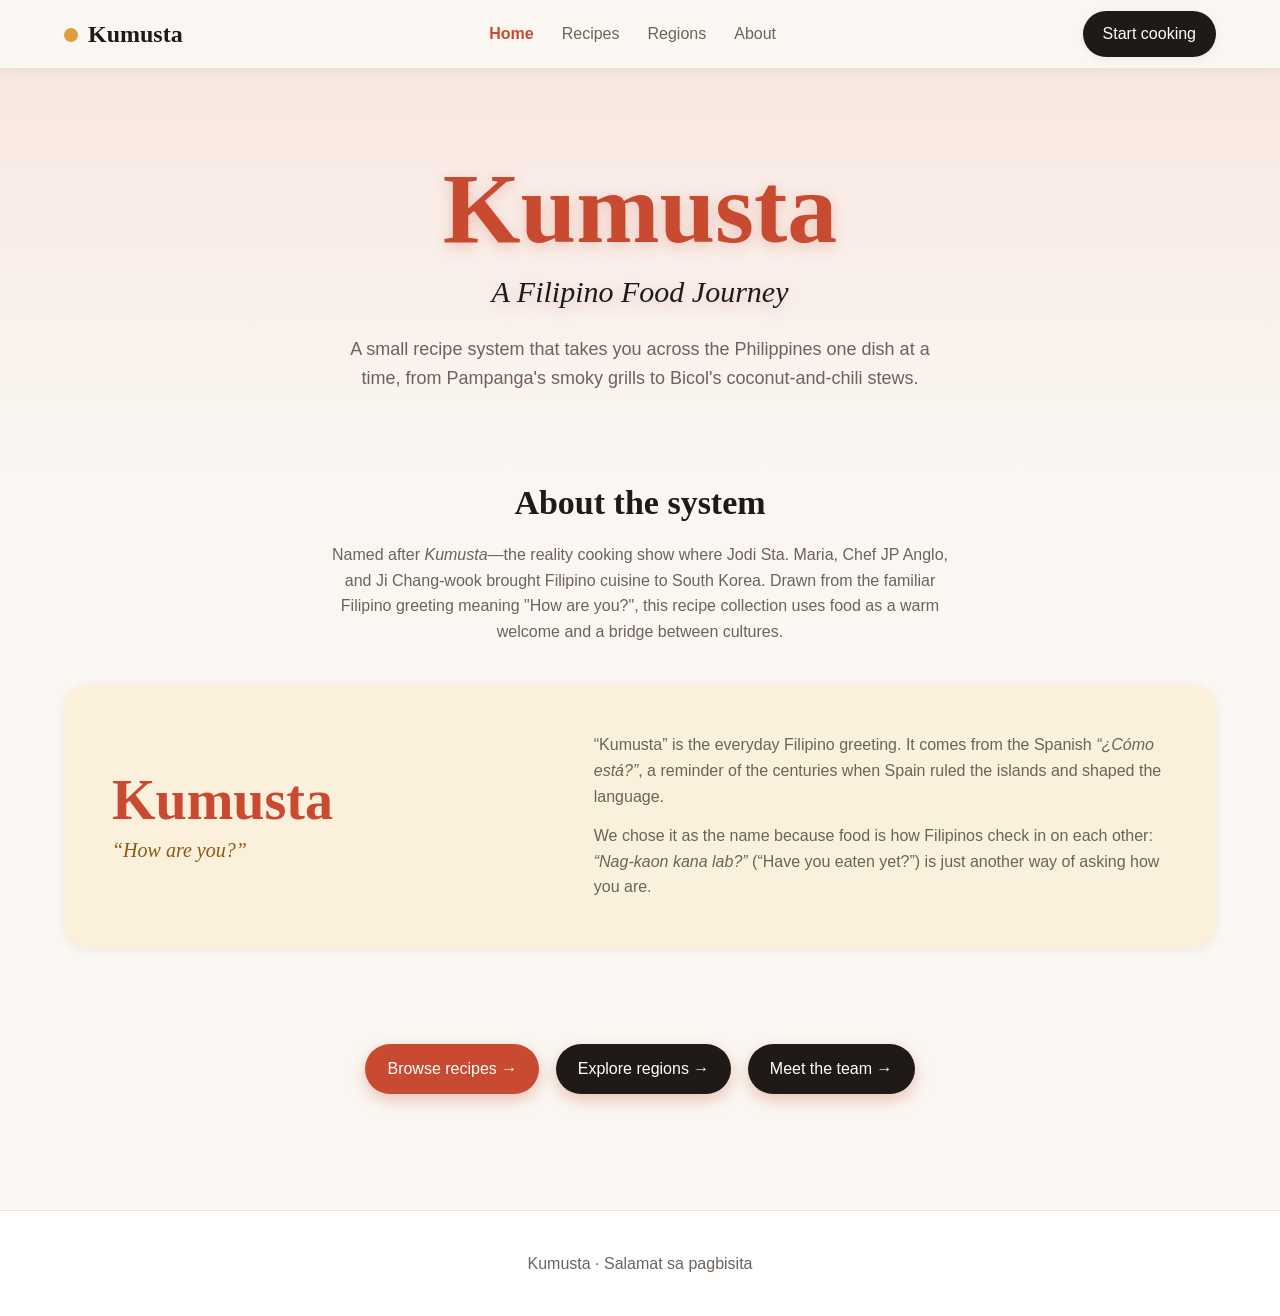
<file: cooking-inamo/index.html>
<!DOCTYPE html>
<html lang="en">
<head>
<meta charset="utf-8">
<meta name="viewport" content="width=device-width, initial-scale=1">
<title>Kumusta: A Filipino Food Journey</title>
<link rel="preconnect" href="https://fonts.googleapis.com">
<link rel="preconnect" href="https://fonts.gstatic.com" crossorigin>
<link href="https://fonts.googleapis.com/css2?family=Fraunces:ital,opsz,wght@0,9..144,400;0,9..144,600;0,9..144,700;0,9..144,800;1,9..144,400&family=Plus+Jakarta+Sans:wght@400;500;600;700&display=swap" rel="stylesheet">
<link rel="stylesheet" href="styles.css">
<style>
.section-title {
    font-family: Georgia, serif;
    font-size: 34px;
    text-align: center;
    margin: 0 0 12px;
}
.section-sub {
    max-width: 620px;
    margin: 0 auto 40px;
    text-align: center;
    color: var(--gray);
}

.hero .actions .btn {
    margin: 6px;
}
.hero .actions .btn.alt {
    background-color: var(--ink);
}
.hero .actions .btn.alt:hover {
    background-color: var(--red);
}

/* About the system: feature cards */
.features {
    display: grid;
    grid-template-columns: repeat(auto-fit, minmax(240px, 1fr));
    gap: 24px;
    margin-bottom: 90px;
}
.feature {
    background-color: white;
    border-radius: 16px;
    padding: 28px;
    box-shadow: var(--shadow-md);
    transition: transform 0.3s, box-shadow 0.3s;
}
.feature:hover {
    transform: translateY(-5px);
    box-shadow: var(--shadow-lg);
}
.feature .icon {
    display: grid;
    place-items: center;
    width: 48px;
    height: 48px;
    border-radius: 50%;
    background-color: var(--gold-soft);
    font-size: 22px;
    margin-bottom: 16px;
}
.feature h3 {
    font-family: Georgia, serif;
    font-size: 22px;
    margin: 0 0 8px;
}
.feature p {
    margin: 0;
    color: var(--gray);
}

/* Origin of the name */
.origin {
    display: grid;
    grid-template-columns: 1fr 1.3fr;
    gap: 40px;
    align-items: center;
    background-color: var(--gold-soft);
    border-radius: 24px;
    padding: 48px;
    margin-bottom: 90px;
    box-shadow: var(--shadow-sm);
}
.origin .word {
    font-family: Georgia, serif;
    font-size: 56px;
    font-weight: bold;
    color: var(--red);
    line-height: 1;
}
.origin .word span {
    display: block;
    margin-top: 12px;
    font-size: 20px;
    font-style: italic;
    font-weight: normal;
    color: var(--gold-text);
}
.origin p {
    margin: 0 0 14px;
    color: var(--gray);
}
.origin p:last-child {
    margin-bottom: 0;
}
.cta {
    text-align: center;
    padding-bottom: 110px;
}
.cta .btn {
    margin: 6px;
}
.cta .btn.alt {
    background-color: var(--ink);
}
.cta .btn.alt:hover {
    background-color: var(--red);
}

@media (max-width: 820px) {
    .origin {
        grid-template-columns: 1fr;
        padding: 32px 24px;
    }
}
@media (max-width: 500px) {
    .section-title {
        font-size: 28px;
    }
    .origin .word {
        font-size: 44px;
    }
}
</style>
</head>
<body id="top">

<!-- NAVIGATION -->
<header class="nav">
  <div class="wrap">
    <a class="brand" href="index.html"><i></i>Kumusta</a>
    <ul>
      <li><a href="index.html" aria-current="page">Home</a></li>
      <li><a href="recipes.html#library">Recipes</a></li>
      <li><a href="regions.html">Regions</a></li>
      <li><a href="about.html">About</a></li>
    </ul>
    <a class="pill" href="recipes.html#library">Start cooking</a>
  </div>
</header>

<!-- HERO -->
<section class="hero">
  <div class="wrap">
    <h1>Kumusta<span>A Filipino Food Journey</span></h1>
    <p>A small recipe system that takes you across the Philippines one dish at a time, from Pampanga's smoky grills to Bicol's coconut-and-chili stews.</p>
  </div>
</section>

<main class="wrap">

<!-- ABOUT THE SYSTEM -->
  <section id="system">
    <h2 class="section-title">About the system</h2>
    <p class="section-sub">Named after <em>Kumusta</em>—the reality cooking show where Jodi Sta. Maria, Chef JP Anglo, and Ji Chang-wook brought Filipino cuisine to South Korea. Drawn from the familiar Filipino greeting meaning "How are you?", this recipe collection uses food as a warm welcome and a bridge between cultures.</p>

  <!-- ORIGIN OF THE NAME -->
  <section class="origin">
    <div class="word">Kumusta<span>“How are you?”</span></div>
    <div>
      <p>“Kumusta” is the everyday Filipino greeting. It comes from the Spanish <em>“¿Cómo está?”</em>, a reminder of the centuries when Spain ruled the islands and shaped the language.</p>
       <p>We chose it as the name because food is how Filipinos check in on each other: <em>“Nag-kaon kana lab?”</em> (“Have you eaten yet?”) is just another way of asking how you are.</p>
  </section>

  <!-- BUTTONS -->
  <section class="cta">
    <a class="btn" href="recipes.html#library">Browse recipes →</a>
    <a class="btn alt" href="regions.html">Explore regions →</a>
    <a class="btn alt" href="about.html">Meet the team →</a>
  </section>

</main>

<footer><div class="wrap">Kumusta · Salamat sa pagbisita</div></footer>

</body>
</html>
</file>
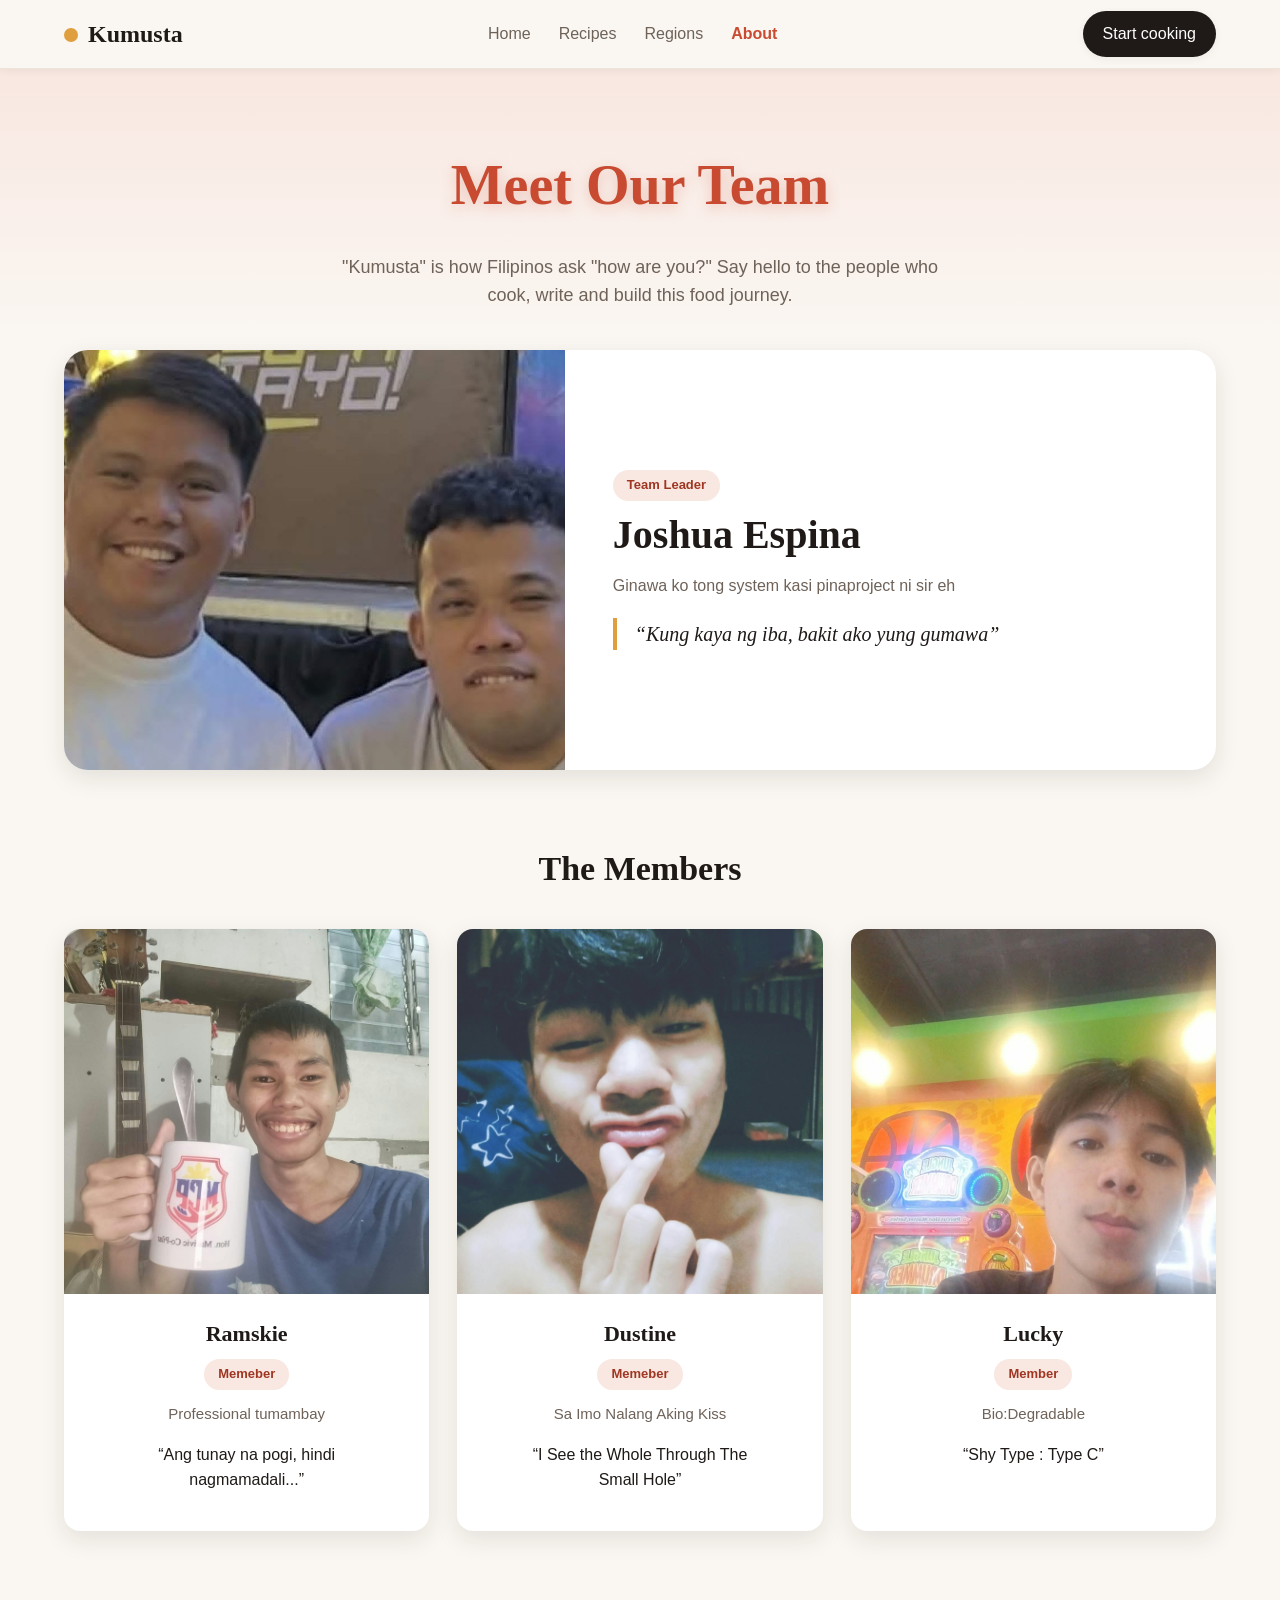
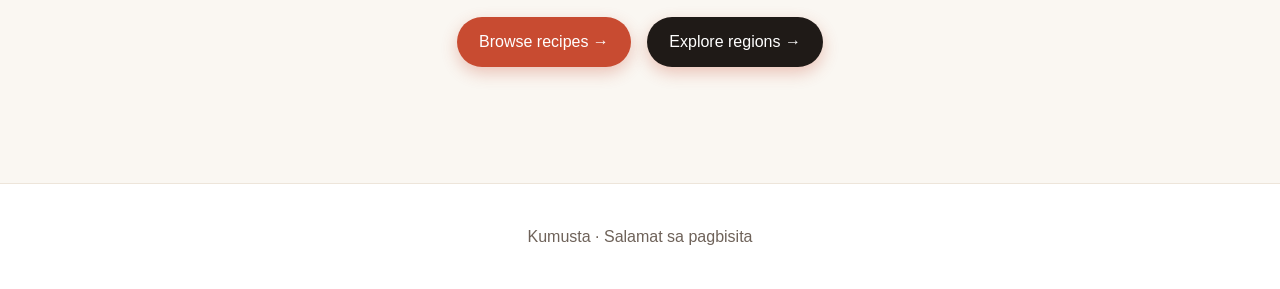
<file: cooking-inamo/about.html>
<!DOCTYPE html>
<html lang="en">
<head>
<meta charset="utf-8">
<meta name="viewport" content="width=device-width, initial-scale=1">
<title>Meet Our Team — Kumusta: A Filipino Food Journey</title>
<link rel="preconnect" href="https://fonts.googleapis.com">
<link rel="preconnect" href="https://fonts.gstatic.com" crossorigin>
<link href="https://fonts.googleapis.com/css2?family=Fraunces:ital,opsz,wght@0,9..144,400;0,9..144,600;0,9..144,700;0,9..144,800;1,9..144,400&family=Plus+Jakarta+Sans:wght@400;500;600;700&display=swap" rel="stylesheet">
<link rel="stylesheet" href="styles.css">
<style>
.page-hero {
    padding: 72px 0 40px;
    text-align: center;
}
.page-hero h1 {
    font-family: Georgia, serif;
    font-weight: 800;
    font-size: 56px;
    margin: 0;
    color: var(--red);
}
.page-hero p {
    max-width: 600px;
    margin: 22px auto 0;
    color: var(--gray);
    font-size: 18px;
}
.section-title {
    font-family: Georgia, serif;
    font-size: 34px;
    text-align: center;
    margin: 0 0 32px;
}

.leader {
    display: grid;
    grid-template-columns: 1fr 1.3fr;
    background-color: white;
    border-radius: 24px;
    overflow: hidden;
    box-shadow: var(--shadow-md);
    margin-bottom: 72px;
}

.leader .photo {
    background-color: var(--photo-bg);
    min-height: 420px;
}

.leader .photo img {
    width: 100%;
    height: 100%;
    object-fit: cover;
}

.leader .info {
    padding: 48px;
    align-self: center;
}

.leader h2 {
    font-family: Georgia, serif;
    font-size: 40px;
    line-height: 1.1;
    margin: 12px 0 16px;
}

.leader p {
    color: var(--gray);
    margin: 0 0 20px;
}

.leader blockquote {
    margin: 0;
    padding-left: 18px;
    border-left: 4px solid var(--gold);
    font-family: Georgia, serif;
    font-style: italic;
    font-size: 20px;
}

.role {
    display: inline-block;
    background-color: var(--red-soft);
    color: var(--red-dark);
    padding: 5px 14px;
    border-radius: 30px;
    font-size: 13px;
    font-weight: bold;
}

.team {
    display: grid;
    grid-template-columns: repeat(auto-fit, minmax(220px, 1fr));
    gap: 28px;
    margin-bottom: 80px;
}

.member {
    background-color: white;
    border-radius: 16px;
    overflow: hidden;
    box-shadow: var(--shadow-md);
    text-align: center;
    transition: transform 0.3s, box-shadow 0.3s;
}

.member:hover {
    transform: translateY(-5px);
    box-shadow: var(--shadow-lg);
}

.member .photo {
    width: 100%;
    aspect-ratio: 1 / 1;
    background-color: var(--photo-bg);
    overflow: hidden;
}

.member .photo img {
    width: 100%;
    height: 100%;
    object-fit: cover;               /* crop instead of stretching */
    transition: transform 0.5s;
}

.member:hover .photo img {
    transform: scale(1.05);          /* slow zoom on hover */
}

.member .info {
    padding: 22px;
}

.member h3 {
    font-family: Georgia, serif;
    font-size: 22px;
    margin: 0 0 8px;
}

.member p {
    color: var(--gray);
    font-size: 15px;
    margin: 12px 0 14px;
}

/* "Favorite dish" label at the bottom of each card */
.fav {
    display: inline-block;
    background-color: var(--gold-soft);
    color: var(--gold-text);
    padding: 6px 14px;
    border-radius: 30px;
    font-size: 13px;
}

.stats {
    display: grid;
    grid-template-columns: repeat(3, 1fr);
    background-color: white;
    border-radius: 16px;
    overflow: hidden;
    margin-bottom: 80px;
    text-align: center;
}

.stats div {
    padding: 28px 16px;
    border-right: 1px solid var(--line);
}

.stats div:last-child {
    border-right: none;
}

.stats b {
    display: block;
    font-family: Georgia, serif;
    font-size: 42px;
    color: var(--red);
}

.stats span {
    color: var(--gray);
}

.values {
    display: grid;
    grid-template-columns: repeat(auto-fit, minmax(260px, 1fr));
    gap: 28px;
    margin-bottom: 80px;
}

.value {
    background-color: var(--gold-soft);
    border-radius: 16px;
    padding: 28px;
}

.value h3 {
    font-family: Georgia, serif;
    font-size: 22px;
    margin: 0 0 8px;
    color: var(--gold-text);
}

.value p {
    margin: 0;
    color: var(--gray);
}

.glossary {
    display: grid;
    grid-template-columns: repeat(auto-fit, minmax(220px, 1fr));
    gap: 16px;
    margin: 0 0 80px;
}

.glossary div {
    background-color: white;
    border-radius: 12px;
    padding: 18px 20px;
    border: 1px solid var(--line);
}

.glossary dt {
    font-family: Georgia, serif;
    font-weight: bold;
    font-size: 18px;
    color: var(--red-dark);
}

.glossary dd {
    margin: 4px 0 0;
    color: var(--gray);
    font-size: 14px;
}

.cta {
    text-align: center;
    padding-bottom: 110px;
}

.cta .btn {
    margin: 6px;
}

.cta .btn.alt {
    background-color: var(--ink);
}

.cta .btn.alt:hover {
    background-color: var(--red);
}

@media (max-width: 820px) {

    .leader {
        grid-template-columns: 1fr; 
    }

    .leader .photo {
        min-height: 320px;
    }

    .leader .info {
        padding: 32px 24px;
    }
}

/* Phones */
@media (max-width: 500px) {

    .page-hero h1 {
        font-size: 40px;
    }

    .stats b {
        font-size: 30px;
    }
}
</style>
</head>
<body id="top">

<!-- NAVIGATION -->
<header class="nav">
  <div class="wrap">
    <a class="brand" href="index.html"><i></i>Kumusta</a>
    <ul>
      <li><a href="index.html">Home</a></li>
      <li><a href="recipes.html#library">Recipes</a></li>
      <li><a href="regions.html">Regions</a></li>
      <li><a href="about.html" aria-current="page">About</a></li>
    </ul>
    <a class="pill" href="recipes.html#library">Start cooking</a>
  </div>
</header>

<!-- PAGE TITLE -->
<section class="page-hero">
  <div class="wrap">
    <h1>Meet Our Team</h1>
    <p>"Kumusta" is how Filipinos ask "how are you?" Say hello to the people who cook, write and build this food journey.</p>
  </div>
</section>

<main class="wrap">
  <section class="leader">
    <div class="photo">
      <img src="assets/team/profile.jpg" alt="Photo of Joshua Espina, our team leader">
    </div>
    <div class="info">
      <span class="role">Team Leader</span>
      <h2>Joshua Espina</h2>
      <p>Ginawa ko tong system kasi pinaproject ni sir eh </p>
      <blockquote>“Kung kaya ng iba, bakit ako yung gumawa”</blockquote>
    </div>
  </section>

  <h2 class="section-title">The Members</h2>
  <section class="team">

    <article class="member">
      <div class="photo">
        <img src="assets/team/Ramskie.jpg" alt="Photo of Ramskie">
      </div>
      <div class="info">
        <h3>Ramskie</h3>
        <span class="role">Memeber</span>
        <p><bold>Professional tumambay</bold></p>
        <blockquote>“Ang tunay na pogi, hindi nagmamadali...”</blockquote>
      </div>
    </article>

    <article class="member">
      <div class="photo">
        <img src="assets/team/dustine.jpg" alt="Photo of Dustine">
      </div>
      <div class="info">
        <h3>Dustine</h3>
        <span class="role">Memeber</span>
        <p>Sa Imo Nalang Aking Kiss</p>
        <blockquote>“I See the Whole Through The Small Hole”</blockquote>
      </div>
    </article>

    <article class="member">
      <div class="photo">
        <img src="assets/team/lucky.jpg" alt="Photo of Lucky">
      </div>
      <div class="info">
        <h3>Lucky</h3>
        <span class="role">Member</span>
        <p>Bio:Degradable</p>
        <blockquote>“Shy Type : Type C”</blockquote>
      </div>
    </article>
  </section>

  <!-- BUTTONS -->
  <section class="cta">
    <a class="btn" href="recipes.html#library">Browse recipes →</a>
    <a class="btn alt" href="regions.html">Explore regions →</a>
  </section>

</main>

<footer><div class="wrap">Kumusta · Salamat sa pagbisita</div></footer>

</body>
</html>
</file>
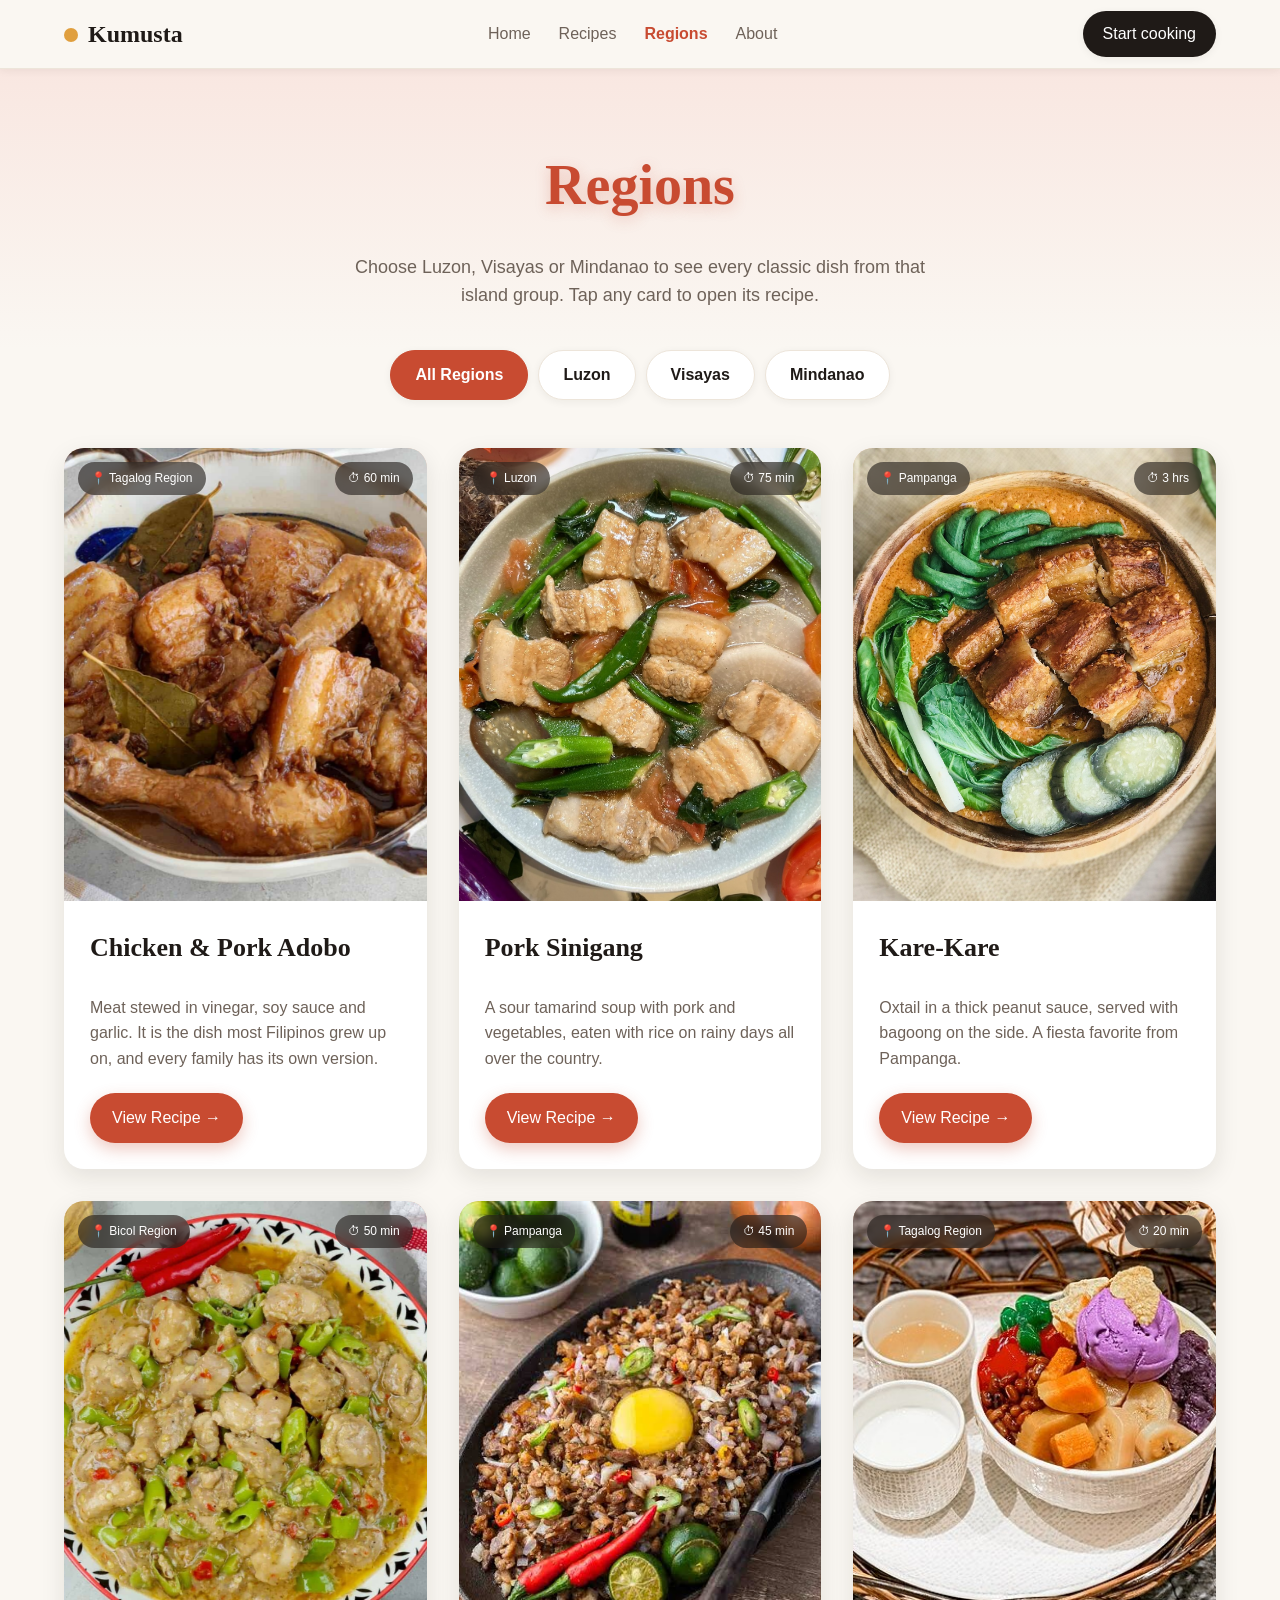
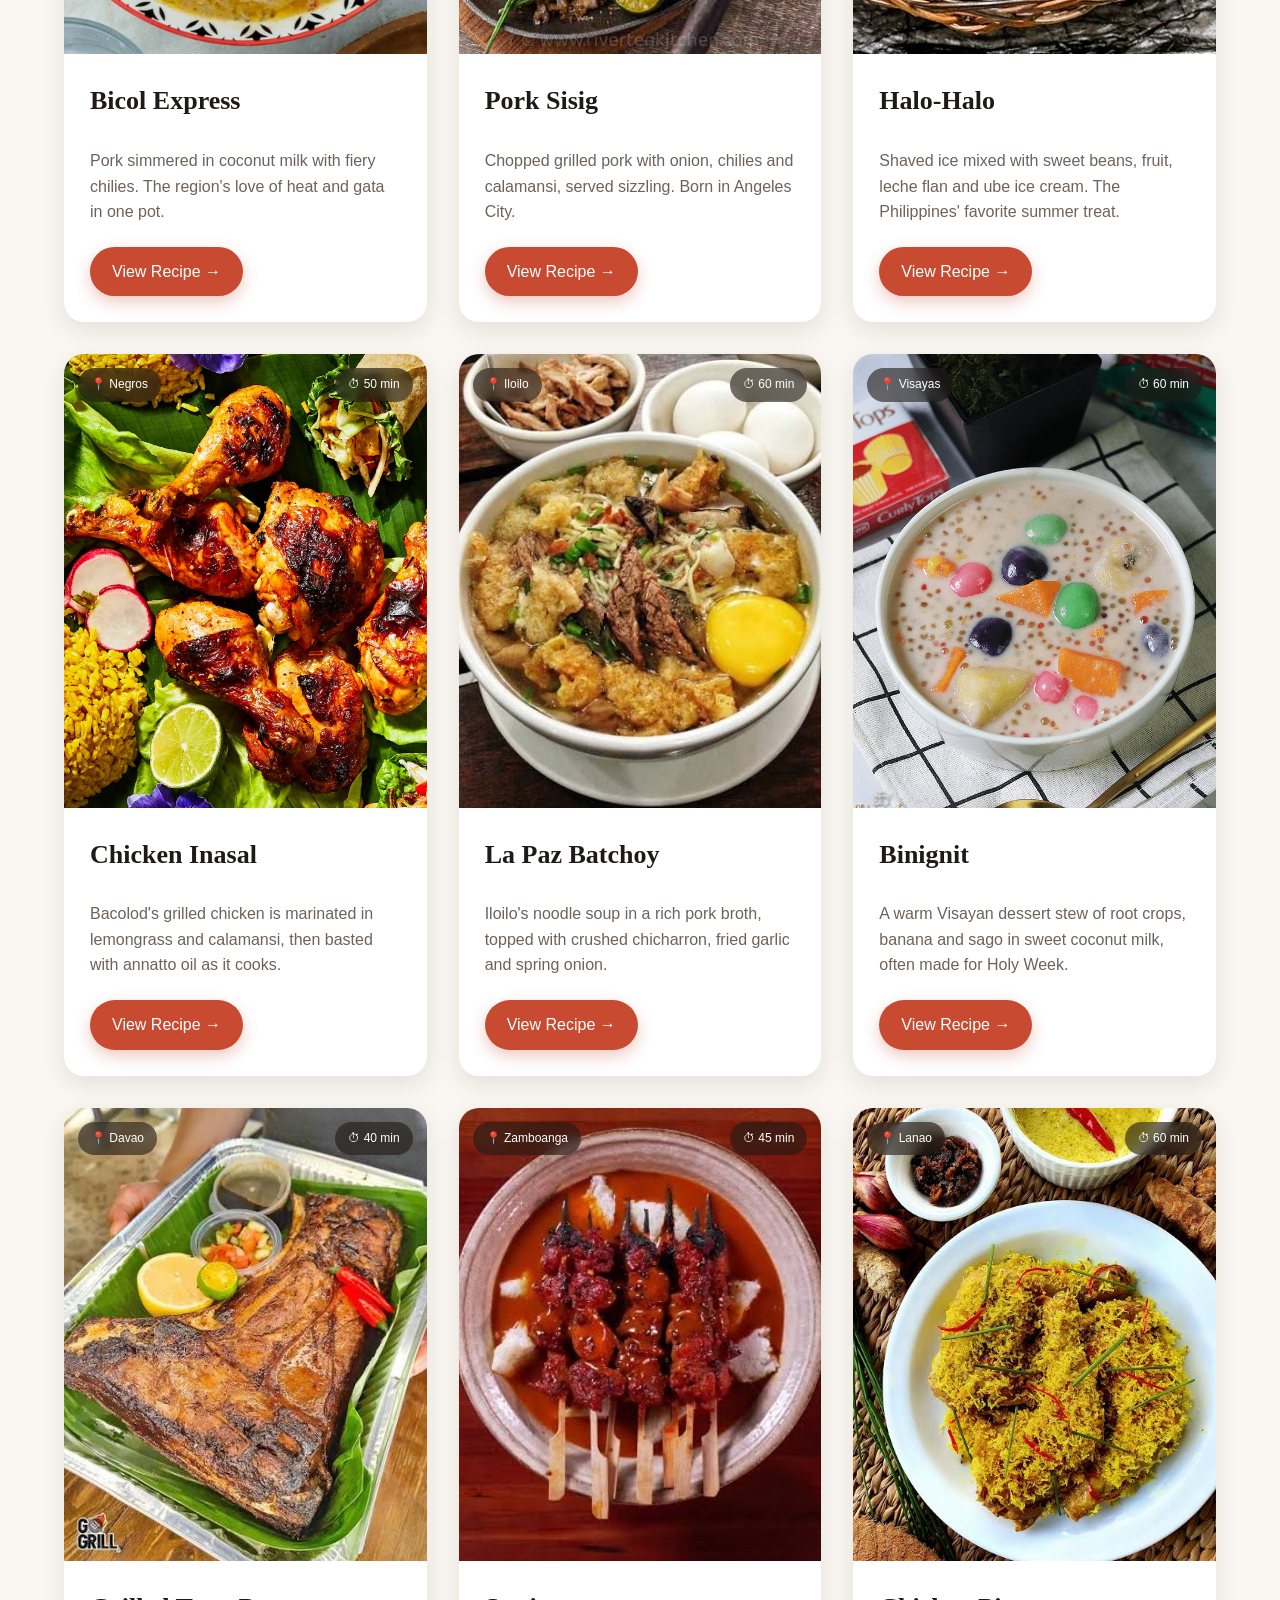
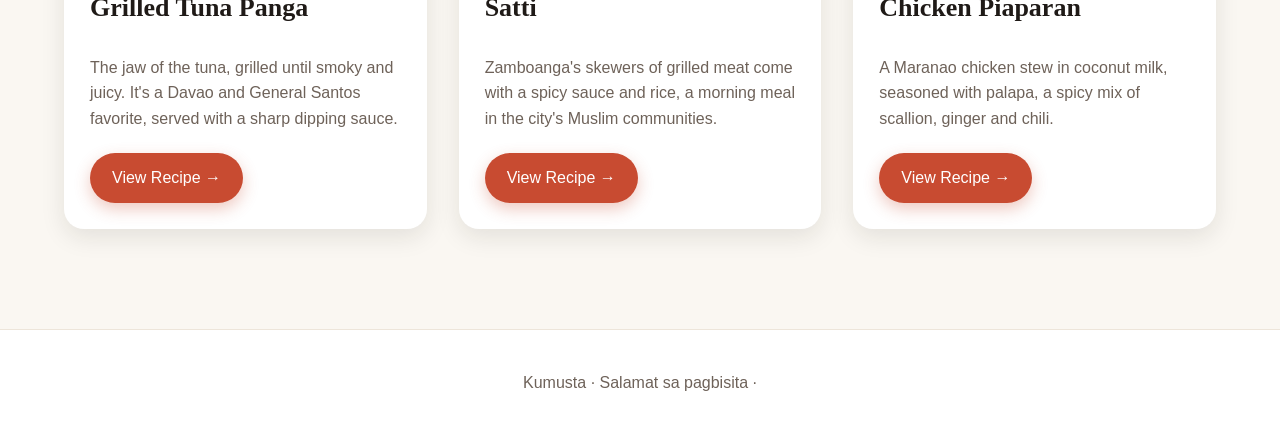
<file: cooking-inamo/regions.html>
<!DOCTYPE html>
<html lang="en">
<head>
<meta charset="utf-8">
<meta name="viewport" content="width=device-width, initial-scale=1">
<title>Regions — Kumusta: A Filipino Food Journey</title>
<link rel="preconnect" href="https://fonts.googleapis.com">
<link rel="preconnect" href="https://fonts.gstatic.com" crossorigin>
<link href="https://fonts.googleapis.com/css2?family=Fraunces:ital,opsz,wght@0,9..144,400;0,9..144,600;0,9..144,700;0,9..144,800;1,9..144,400&family=Plus+Jakarta+Sans:wght@400;500;600;700&display=swap" rel="stylesheet">
<link rel="stylesheet" href="styles.css">
<style>
.page-hero {
    padding: 72px 0 40px;
    text-align: center;
}

.page-hero h1 {
    font-family: Georgia, serif;
    font-weight: 800;
    font-size: 56px;
    margin: 0;
    color: var(--red);
}

.page-hero p {
    max-width: 600px;
    margin: 22px auto 0;
    color: var(--gray);
    font-size: 18px;
}
#g-all:checked      ~ .filters label[for="g-all"],
#g-luzon:checked    ~ .filters label[for="g-luzon"],
#g-visayas:checked  ~ .filters label[for="g-visayas"],
#g-mindanao:checked ~ .filters label[for="g-mindanao"] {
    background-color: var(--red);
    border-color: var(--red);
    color: white;
}

#g-luzon:checked    ~ .grid .card:not([data-group="luzon"]),
#g-visayas:checked  ~ .grid .card:not([data-group="visayas"]),
#g-mindanao:checked ~ .grid .card:not([data-group="mindanao"]) {
    display: none;
}

.card {
    scroll-margin-top: 100px;
}
</style>
</head>
<body id="top">

<header class="nav">
  <div class="wrap">
    <a class="brand" href="index.html"><i></i>Kumusta</a>
    <ul>
      <li><a href="index.html">Home</a></li>
      <li><a href="recipes.html#library">Recipes</a></li>
      <li><a href="regions.html" aria-current="page">Regions</a></li>
      <li><a href="about.html">About</a></li>
    </ul>
    <a class="pill" href="recipes.html#library">Start cooking</a>
  </div>
</header>

<section class="page-hero">
  <div class="wrap">
    <h1>Regions</h1>
    <p>Choose Luzon, Visayas or Mindanao to see every classic dish from that island group. Tap any card to open its recipe.</p>
  </div>
</section>

<!-- Radio buttons for filtering -->
<main id="dishes" class="wrap">
  <input class="visually-hidden" type="radio" name="group" id="g-all" checked>
  <input class="visually-hidden" type="radio" name="group" id="g-luzon">
  <input class="visually-hidden" type="radio" name="group" id="g-visayas">
  <input class="visually-hidden" type="radio" name="group" id="g-mindanao">

  <nav class="filters" aria-label="Filter dishes by island group">
    <label for="g-all">All Regions</label>
    <label for="g-luzon">Luzon</label>
    <label for="g-visayas">Visayas</label>
    <label for="g-mindanao">Mindanao</label>
  </nav>

  <section class="grid">
    <article class="card" id="card-adobo" data-group="luzon">
      <a class="card-link" href="#adobo">
        <div class="thumb">
          <img src="assets/adobo.jpg" alt="Chicken and pork adobo over rice">
          <div class="badges">
            <span class="glass">📍 Tagalog Region</span>
            <span class="glass">⏱ 60 min</span>
          </div>
        </div>
        <div class="body">
          <h2>Chicken &amp; Pork Adobo</h2>
          <p>Meat stewed in vinegar, soy sauce and garlic. It is the dish most Filipinos grew up on, and every family has its own version.</p>
          <span class="btn">View Recipe →</span>
        </div>
      </a>
    </article>

    <article class="card" id="card-sinigang" data-group="luzon">
      <a class="card-link" href="#sinigang">
        <div class="thumb">
          <img src="assets/sinigang.jpg" alt="Pork sinigang na baboy soup">
          <div class="badges">
            <span class="glass">📍 Luzon</span>
            <span class="glass">⏱ 75 min</span>
          </div>
        </div>
        <div class="body">
          <h2>Pork Sinigang</h2>
          <p>A sour tamarind soup with pork and vegetables, eaten with rice on rainy days all over the country.</p>
          <span class="btn">View Recipe →</span>
        </div>
      </a>
    </article>

    <article class="card" id="card-karekare" data-group="luzon">
      <a class="card-link" href="#karekare">
        <div class="thumb">
          <img src="assets/kare-kare.jpg" alt="Kare-Kare">
          <div class="badges">
            <span class="glass">📍 Pampanga</span>
            <span class="glass">⏱ 3 hrs</span>
          </div>
        </div>
        <div class="body">
          <h2>Kare-Kare</h2>
          <p>Oxtail in a thick peanut sauce, served with bagoong on the side. A fiesta favorite from Pampanga.</p>
          <span class="btn">View Recipe →</span>
        </div>
      </a>
    </article>

    <article class="card" id="card-bicol" data-group="luzon">
      <a class="card-link" href="#bicol">
        <div class="thumb">
          <img src="assets/bicol-express.jpg" alt="Bicol Express">
          <div class="badges">
            <span class="glass">📍 Bicol Region</span>
            <span class="glass">⏱ 50 min</span>
          </div>
        </div>
        <div class="body">
          <h2>Bicol Express</h2>
          <p>Pork simmered in coconut milk with fiery chilies. The region's love of heat and gata in one pot.</p>
          <span class="btn">View Recipe →</span>
        </div>
      </a>
    </article>

    <article class="card" id="card-sisig" data-group="luzon">
      <a class="card-link" href="#sisig">
        <div class="thumb">
          <img src="assets/pork-sisig.jpg" alt="Pork Sisig">
          <div class="badges">
            <span class="glass">📍 Pampanga</span>
            <span class="glass">⏱ 45 min</span>
          </div>
        </div>
        <div class="body">
          <h2>Pork Sisig</h2>
          <p>Chopped grilled pork with onion, chilies and calamansi, served sizzling. Born in Angeles City.</p>
          <span class="btn">View Recipe →</span>
        </div>
      </a>
    </article>

    <article class="card" id="card-halohalo" data-group="luzon">
      <a class="card-link" href="#halohalo">
        <div class="thumb">
          <img src="assets/Halo-Halo.jpg" alt="Halo-Halo">
          <div class="badges">
            <span class="glass">📍 Tagalog Region</span>
            <span class="glass">⏱ 20 min</span>
          </div>
        </div>
        <div class="body">
          <h2>Halo-Halo</h2>
          <p>Shaved ice mixed with sweet beans, fruit, leche flan and ube ice cream. The Philippines' favorite summer treat.</p>
          <span class="btn">View Recipe →</span>
        </div>
      </a>
    </article>


    <!-- VISAYAS CARDS -->
    <article class="card" id="card-inasal" data-group="visayas">
      <a class="card-link" href="#inasal">
        <div class="thumb">
          <img src="assets/inasal.jpg" alt="Chicken Inasal">
          <div class="badges">
            <span class="glass">📍 Negros</span>
            <span class="glass">⏱ 50 min</span>
          </div>
        </div>
        <div class="body">
          <h2>Chicken Inasal</h2>
          <p>Bacolod's grilled chicken is marinated in lemongrass and calamansi, then basted with annatto oil as it cooks.</p>
          <span class="btn">View Recipe →</span>
        </div>
      </a>
    </article>

    <article class="card" id="card-batchoy" data-group="visayas">
      <a class="card-link" href="#batchoy">
        <div class="thumb">
          <img src="assets/batchoy.jpg" alt="La Paz Batchoy">
          <div class="badges">
            <span class="glass">📍 Iloilo</span>
            <span class="glass">⏱ 60 min</span>
          </div>
        </div>
        <div class="body">
          <h2>La Paz Batchoy</h2>
          <p>Iloilo's noodle soup in a rich pork broth, topped with crushed chicharron, fried garlic and spring onion.</p>
          <span class="btn">View Recipe →</span>
        </div>
      </a>
    </article>

    <article class="card" id="card-binignit" data-group="visayas">
      <a class="card-link" href="#binignit">
        <div class="thumb">
          <img src="assets/binignit.png" alt="Binignit">
          <div class="badges">
            <span class="glass">📍 Visayas</span>
            <span class="glass">⏱ 60 min</span>
          </div>
        </div>
        <div class="body">
          <h2>Binignit</h2>
          <p>A warm Visayan dessert stew of root crops, banana and sago in sweet coconut milk, often made for Holy Week.</p>
          <span class="btn">View Recipe →</span>
        </div>
      </a>
    </article>


    <!-- MINDANAO CARDS -->
    <article class="card" id="card-panga" data-group="mindanao">
      <a class="card-link" href="#panga">
        <div class="thumb">
          <img src="assets/panga.jpg" alt="Grilled Tuna Panga">
          <div class="badges">
            <span class="glass">📍 Davao</span>
            <span class="glass">⏱ 40 min</span>
          </div>
        </div>
        <div class="body">
          <h2>Grilled Tuna Panga</h2>
          <p>The jaw of the tuna, grilled until smoky and juicy. It's a Davao and General Santos favorite, served with a sharp dipping sauce.</p>
          <span class="btn">View Recipe →</span>
        </div>
      </a>
    </article>

    <article class="card" id="card-satti" data-group="mindanao">
      <a class="card-link" href="#satti">
        <div class="thumb">
          <img src="assets/satti.jpg" alt="Satti">
          <div class="badges">
            <span class="glass">📍 Zamboanga</span>
            <span class="glass">⏱ 45 min</span>
          </div>
        </div>
        <div class="body">
          <h2>Satti</h2>
          <p>Zamboanga's skewers of grilled meat come with a spicy sauce and rice, a morning meal in the city's Muslim communities.</p>
          <span class="btn">View Recipe →</span>
        </div>
      </a>
    </article>

    <article class="card" id="card-piaparan" data-group="mindanao">
      <a class="card-link" href="#piaparan">
        <div class="thumb">
          <img src="assets/piaparan.jpg" alt="Chicken Piaparan">
          <div class="badges">
            <span class="glass">📍 Lanao</span>
            <span class="glass">⏱ 60 min</span>
          </div>
        </div>
        <div class="body">
          <h2>Chicken Piaparan</h2>
          <p>A Maranao chicken stew in coconut milk, seasoned with palapa, a spicy mix of scallion, ginger and chili.</p>
          <span class="btn">View Recipe →</span>
        </div>
      </a>
    </article>

  </section>
</main>

<footer>
  <div class="wrap">Kumusta · Salamat sa pagbisita ·</div>
</footer>

<!-- Chicken & Pork Adobo -->
<div class="modal" id="adobo" role="dialog" aria-label="Chicken and Pork Adobo recipe">
  <a class="backdrop" href="#card-adobo" aria-label="Close recipe"></a>
  <div class="sheet">
    <a class="close" href="#card-adobo" aria-label="Close recipe">✕</a>
    <div class="banner">
      <img src="assets/adobo.jpg" alt="Chicken and pork adobo over rice">
      <span class="region">📍 Tagalog Region</span>
      <h2>Chicken &amp; Pork Adobo</h2>
    </div>
    <div class="intro">
      <p>Spanish colonizers gave this dish its name, but the technique is older: Indigenous Filipinos stewed meat in vinegar and salt to keep it fresh in the tropical heat. Every family guards its own version, from the soy-heavy to the dry and garlicky.</p>
      <div class="tags"><span>Savory</span><span>Tangy</span><span>Garlicky</span></div>
    </div>
    <div class="meta"><div><b>15 min</b><span>Prep time</span></div><div><b>45 min</b><span>Cook time</span></div><div><b>Easy</b><span>Difficulty</span></div><div><b>6 people</b><span>Servings</span></div></div>
    <div class="cols">
      <div>
        <h3>Ingredients <small>tick as you go</small></h3>
        <ul class="ing">
          <li><label><input type="checkbox"><span class="box"></span><span class="txt">500 g chicken thighs</span></label></li>
          <li><label><input type="checkbox"><span class="box"></span><span class="txt">500 g pork belly, cubed</span></label></li>
          <li><label><input type="checkbox"><span class="box"></span><span class="txt">½ cup soy sauce</span></label></li>
          <li><label><input type="checkbox"><span class="box"></span><span class="txt">½ cup cane or coconut vinegar</span></label></li>
          <li><label><input type="checkbox"><span class="box"></span><span class="txt">1 head garlic, crushed</span></label></li>
          <li><label><input type="checkbox"><span class="box"></span><span class="txt">3 bay leaves and 1 tsp whole peppercorns</span></label></li>
          <li><label><input type="checkbox"><span class="box"></span><span class="txt">1 cup water, 1 tbsp brown sugar (optional)</span></label></li>
        </ul>
      </div>
      <div>
        <h3>Method</h3>
        <ol class="steps">
          <li><strong>Marinate</strong><span>Combine meat, soy sauce and garlic. Rest for at least 30 minutes.</span></li>
          <li><strong>Sear</strong><span>Brown the pork first, then the chicken, in a heavy pot. Return all meat to the pot with the marinade.</span></li>
          <li><strong>Simmer</strong><span>Add vinegar (do not stir for 2 minutes), then water, bay leaves and peppercorns. Cover and simmer 35–40 minutes.</span></li>
          <li><strong>Reduce</strong><span>Uncover and cook until the sauce is glossy and thick. Serve over steamed rice.</span></li>
        </ol>
      </div>
    </div>
  </div>
</div>

<!-- Pork Sinigang -->
<div class="modal" id="sinigang" role="dialog" aria-label="Pork Sinigang recipe">
  <a class="backdrop" href="#card-sinigang" aria-label="Close recipe"></a>
  <div class="sheet">
    <a class="close" href="#card-sinigang" aria-label="Close recipe">✕</a>
    <div class="banner">
      <img src="assets/sinigang.jpg" alt="Pork sinigang na baboy soup">
      <span class="region">📍 Luzon, Nationwide</span>
      <h2>Pork Sinigang na Baboy</h2>
    </div>
    <div class="intro">
      <p>Sinigang comes from the Tagalog word for "stewed." Tamarind is the classic souring agent, but Filipinos also use green mango, guava, kamias or calamansi. It's a rainy-day dish and the taste many Filipinos abroad miss most.</p>
      <div class="tags"><span>Sour</span><span>Savory</span><span>Comforting</span></div>
    </div>
    <div class="meta"><div><b>15 min</b><span>Prep time</span></div><div><b>60 min</b><span>Cook time</span></div><div><b>Easy</b><span>Difficulty</span></div><div><b>5 people</b><span>Servings</span></div></div>
    <div class="cols">
      <div>
        <h3>Ingredients <small>tick as you go</small></h3>
        <ul class="ing">
          <li><label><input type="checkbox"><span class="box"></span><span class="txt">800 g pork ribs or belly</span></label></li>
          <li><label><input type="checkbox"><span class="box"></span><span class="txt">2 liters water</span></label></li>
          <li><label><input type="checkbox"><span class="box"></span><span class="txt">1 onion and 2 tomatoes, quartered</span></label></li>
          <li><label><input type="checkbox"><span class="box"></span><span class="txt">1 pack sinigang mix or 200 g fresh tamarind</span></label></li>
          <li><label><input type="checkbox"><span class="box"></span><span class="txt">1 daikon radish and 1 bunch kangkong, sliced</span></label></li>
          <li><label><input type="checkbox"><span class="box"></span><span class="txt">100 g long beans, cut into pieces</span></label></li>
          <li><label><input type="checkbox"><span class="box"></span><span class="txt">3 long green chilies and fish sauce (patis)</span></label></li>
        </ul>
      </div>
      <div>
        <h3>Method</h3>
        <ol class="steps">
          <li><strong>Boil the pork</strong><span>Simmer pork with onion and tomatoes, skimming scum, for 40 minutes until tender.</span></li>
          <li><strong>Add the sourness</strong><span>Stir in tamarind or sinigang mix. Season with patis to taste.</span></li>
          <li><strong>Add vegetables</strong><span>Cook radish and long beans for 8 minutes, then add chilies.</span></li>
          <li><strong>Finish</strong><span>Add kangkong for the last 2 minutes. Serve piping hot with rice.</span></li>
        </ol>
      </div>
    </div>
  </div>
</div>

<!-- Kare-Kare -->
<div class="modal" id="karekare" role="dialog" aria-label="Kare-Kare recipe">
  <a class="backdrop" href="#card-karekare" aria-label="Close recipe"></a>
  <div class="sheet">
    <a class="close" href="#card-karekare" aria-label="Close recipe">✕</a>
    <div class="banner">
      <img src="assets/kare-kare.jpg" alt="Kare-Kare">
      <span class="region">📍 Pampanga</span>
      <h2>Kare-Kare</h2>
    </div>
    <div class="intro">
      <p>Pampanga is the Philippines' culinary capital, and kare-kare is its showpiece for fiestas. The sauce is thickened with toasted rice and ground peanuts, tinted with annatto, and balanced by a spoonful of salty-funky bagoong.</p>
      <div class="tags"><span>Creamy</span><span>Nutty</span><span>Savory</span></div>
    </div>
    <div class="meta"><div><b>30 min</b><span>Prep time</span></div><div><b>2.5 hrs</b><span>Cook time</span></div><div><b>Medium</b><span>Difficulty</span></div><div><b>6 people</b><span>Servings</span></div></div>
    <div class="cols">
      <div>
        <h3>Ingredients <small>tick as you go</small></h3>
        <ul class="ing">
          <li><label><input type="checkbox"><span class="box"></span><span class="txt">1 kg oxtail, cut in pieces</span></label></li>
          <li><label><input type="checkbox"><span class="box"></span><span class="txt">¾ cup ground roasted peanuts or peanut butter</span></label></li>
          <li><label><input type="checkbox"><span class="box"></span><span class="txt">¼ cup toasted ground rice</span></label></li>
          <li><label><input type="checkbox"><span class="box"></span><span class="txt">2 tbsp annatto (atsuete) water</span></label></li>
          <li><label><input type="checkbox"><span class="box"></span><span class="txt">1 eggplant, 1 bunch bok choy, 150 g sitaw (long beans)</span></label></li>
          <li><label><input type="checkbox"><span class="box"></span><span class="txt">1 onion and 4 garlic cloves</span></label></li>
          <li><label><input type="checkbox"><span class="box"></span><span class="txt">Bagoong alamang (shrimp paste), to serve</span></label></li>
        </ul>
      </div>
      <div>
        <h3>Method</h3>
        <ol class="steps">
          <li><strong>Tenderize the oxtail</strong><span>Boil in 2 liters of water for 2 hours (or pressure cook 45 minutes) until fork-tender.</span></li>
          <li><strong>Build the sauce</strong><span>Sauté garlic and onion. Add annatto water, peanuts and toasted rice, then ladle in 3 cups of oxtail broth.</span></li>
          <li><strong>Combine</strong><span>Return oxtail to the pot and simmer 20 minutes until thick and glossy. Season with salt.</span></li>
          <li><strong>Add vegetables</strong><span>Blanch or briefly simmer the vegetables. Serve with rice and bagoong on the side.</span></li>
        </ol>
      </div>
    </div>
  </div>
</div>

<div class="modal" id="bicol" role="dialog" aria-label="Bicol Express recipe">
  <a class="backdrop" href="#card-bicol" aria-label="Close recipe"></a>
  <div class="sheet">
    <a class="close" href="#card-bicol" aria-label="Close recipe">✕</a>
    <div class="banner">
      <img src="assets/bicol-express.jpg" alt="Bicol Express">
      <span class="region">📍 Bicol Region</span>
      <h2>Bicol Express</h2>
    </div>
    <div class="intro">
      <p>Bicol's cuisine is built on gata (coconut milk) and fiery siling labuyo. The dish as we know it was popularized in Manila in the 1970s and named after the Bicol Express train. Real Bicolanos like it hot enough to make you sweat.</p>
      <div class="tags"><span>Spicy</span><span>Creamy</span><span>Rich</span></div>
    </div>
    <div class="meta"><div><b>15 min</b><span>Prep time</span></div><div><b>35 min</b><span>Cook time</span></div><div><b>Easy</b><span>Difficulty</span></div><div><b>4 people</b><span>Servings</span></div></div>
    <div class="cols">
      <div>
        <h3>Ingredients <small>tick as you go</small></h3>
        <ul class="ing">
          <li><label><input type="checkbox"><span class="box"></span><span class="txt">600 g pork belly, thinly sliced</span></label></li>
          <li><label><input type="checkbox"><span class="box"></span><span class="txt">2 cups coconut milk (gata)</span></label></li>
          <li><label><input type="checkbox"><span class="box"></span><span class="txt">1 tbsp bagoong alamang</span></label></li>
          <li><label><input type="checkbox"><span class="box"></span><span class="txt">1 onion, 4 garlic cloves, 1-inch ginger</span></label></li>
          <li><label><input type="checkbox"><span class="box"></span><span class="txt">6–10 siling labuyo (bird's-eye chilies), sliced</span></label></li>
          <li><label><input type="checkbox"><span class="box"></span><span class="txt">3 long green chilies (siling haba)</span></label></li>
          <li><label><input type="checkbox"><span class="box"></span><span class="txt">Salt, pepper and a splash of vinegar</span></label></li>
        </ul>
      </div>
      <div>
        <h3>Method</h3>
        <ol class="steps">
          <li><strong>Render the pork</strong><span>Cook pork belly in a dry pan until the fat renders and edges brown.</span></li>
          <li><strong>Sauté aromatics</strong><span>Add garlic, onion, ginger and bagoong. Stir 2 minutes until fragrant.</span></li>
          <li><strong>Simmer in gata</strong><span>Pour in coconut milk and bird's-eye chilies. Simmer gently 20–25 minutes until the oil separates.</span></li>
          <li><strong>Finish</strong><span>Add long chilies and cook 5 more minutes. Serve with plenty of steamed rice.</span></li>
        </ol>
      </div>
    </div>
  </div>
</div>

<div class="modal" id="sisig" role="dialog" aria-label="Pork Sisig recipe">
  <a class="backdrop" href="#card-sisig" aria-label="Close recipe"></a>
  <div class="sheet">
    <a class="close" href="#card-sisig" aria-label="Close recipe">✕</a>
    <div class="banner">
      <img src="assets/pork-sisig.jpg" alt="Pork Sisig">
      <span class="region">📍 Pampanga</span>
      <h2>Pork Sisig</h2>
    </div>
    <div class="intro">
      <p>"Sisig" first meant a sour salad of unripe fruit. In the 1970s, Lucing Cunanan of Angeles City chopped and grilled leftover pig's head and ears into a sizzling plate. Today it arrives on a hot platter, topped with a raw egg, to go with cold beer.</p>
      <div class="tags"><span>Savory</span><span>Tangy</span><span>Crispy</span><span>Spicy</span></div>
    </div>
    <div class="meta"><div><b>20 min</b><span>Prep time</span></div><div><b>25 min</b><span>Cook time</span></div><div><b>Medium</b><span>Difficulty</span></div><div><b>4 people</b><span>Servings</span></div></div>
    <div class="cols">
      <div>
        <h3>Ingredients <small>tick as you go</small></h3>
        <ul class="ing">
          <li><label><input type="checkbox"><span class="box"></span><span class="txt">600 g pork belly or pork shoulder</span></label></li>
          <li><label><input type="checkbox"><span class="box"></span><span class="txt">1 red onion, finely chopped</span></label></li>
          <li><label><input type="checkbox"><span class="box"></span><span class="txt">3 tbsp calamansi juice (or lemon)</span></label></li>
          <li><label><input type="checkbox"><span class="box"></span><span class="txt">2 tbsp soy sauce and 1 tbsp mayonnaise</span></label></li>
          <li><label><input type="checkbox"><span class="box"></span><span class="txt">3 siling labuyo, minced</span></label></li>
          <li><label><input type="checkbox"><span class="box"></span><span class="txt">2 tbsp chicken liver spread (optional)</span></label></li>
          <li><label><input type="checkbox"><span class="box"></span><span class="txt">4 eggs, to top the sizzling plates</span></label></li>
        </ul>
      </div>
      <div>
        <h3>Method</h3>
        <ol class="steps">
          <li><strong>Boil the pork</strong><span>Simmer pork with salt and peppercorns for 40 minutes until tender, then drain.</span></li>
          <li><strong>Grill or fry</strong><span>Sear or grill the pork until deeply charred and crisp at the edges.</span></li>
          <li><strong>Chop and mix</strong><span>Chop finely and toss with onion, chilies, soy sauce, calamansi, mayonnaise and liver spread.</span></li>
          <li><strong>Sizzle</strong><span>Heat a cast-iron plate until smoking. Tip sisig on top and crack an egg over it. Serve at once.</span></li>
        </ol>
      </div>
    </div>
  </div>
</div>

<div class="modal" id="halohalo" role="dialog" aria-label="Halo-Halo recipe">
  <a class="backdrop" href="#card-halohalo" aria-label="Close recipe"></a>
  <div class="sheet">
    <a class="close" href="#card-halohalo" aria-label="Close recipe">✕</a>
    <div class="banner">
      <img src="assets/Halo-Halo.jpg" alt="Halo-Halo">
      <span class="region">📍 Tagalog Region</span>
      <h2>Halo-Halo</h2>
    </div>
    <div class="intro">
      <p>Japanese immigrants sold iced sweet beans in pre-war Manila. Filipinos added ube, leche flan, jackfruit and evaporated milk, and halo-halo ("mix-mix") was born. Stir everything together before your first bite.</p>
      <div class="tags"><span>Sweet</span><span>Creamy</span><span>Icy</span></div>
    </div>
    <div class="meta"><div><b>20 min</b><span>Prep time</span></div><div><b>0 min</b><span>Cook time</span></div><div><b>Easy</b><span>Difficulty</span></div><div><b>2 glasses</b><span>Servings</span></div></div>
    <div class="cols">
      <div>
        <h3>Ingredients <small>tick as you go</small></h3>
        <ul class="ing">
          <li><label><input type="checkbox"><span class="box"></span><span class="txt">3 cups finely shaved ice</span></label></li>
          <li><label><input type="checkbox"><span class="box"></span><span class="txt">½ cup evaporated milk</span></label></li>
          <li><label><input type="checkbox"><span class="box"></span><span class="txt">¼ cup sweetened red beans and saging na saba (sweet banana)</span></label></li>
          <li><label><input type="checkbox"><span class="box"></span><span class="txt">2 tbsp nata de coco and kaong (sugar palm fruit)</span></label></li>
          <li><label><input type="checkbox"><span class="box"></span><span class="txt">2 tbsp macapuno (sweet coconut strings)</span></label></li>
          <li><label><input type="checkbox"><span class="box"></span><span class="txt">4 slices leche flan</span></label></li>
          <li><label><input type="checkbox"><span class="box"></span><span class="txt">2 scoops ube ice cream and pinipig (toasted rice flakes)</span></label></li>
        </ul>
      </div>
      <div>
        <h3>Method</h3>
        <ol class="steps">
          <li><strong>Layer the sweets</strong><span>Divide beans, banana, nata, kaong and macapuno between two tall glasses.</span></li>
          <li><strong>Add the ice</strong><span>Pile shaved ice high, almost to the rim.</span></li>
          <li><strong>Pour the milk</strong><span>Drizzle evaporated milk slowly so it seeps through the ice.</span></li>
          <li><strong>Crown and serve</strong><span>Top with leche flan, ube ice cream and pinipig. Mix well, then eat right away.</span></li>
        </ol>
      </div>
    </div>
  </div>
</div>

<div class="modal" id="inasal" role="dialog" aria-label="Chicken Inasal recipe">
  <a class="backdrop" href="#card-inasal" aria-label="Close recipe"></a>
  <div class="sheet">
    <a class="close" href="#card-inasal" aria-label="Close recipe">✕</a>
    <div class="banner">
      <img src="assets/inasal.jpg" alt="Chicken Inasal">
      <span class="region">📍 Negros, Visayas</span>
      <h2>Chicken Inasal</h2>
    </div>
    <div class="intro">
      <p>Bacolod's famous grilled chicken. Lemongrass, calamansi and ginger flavor the meat, and a basting oil tinted with annatto gives it its golden color. It's eaten with rice and a vinegar dipping sauce.</p>
      <div class="tags"><span>Smoky</span><span>Tangy</span><span>Savory</span></div>
    </div>
    <div class="meta"><div><b>2 hrs</b><span>Prep time</span></div><div><b>30 min</b><span>Cook time</span></div><div><b>Easy</b><span>Difficulty</span></div><div><b>4 people</b><span>Servings</span></div></div>
    <div class="cols">
      <div>
        <h3>Ingredients <small>tick as you go</small></h3>
        <ul class="ing">
          <li><label><input type="checkbox"><span class="box"></span><span class="txt">1 kg chicken legs or thighs</span></label></li>
          <li><label><input type="checkbox"><span class="box"></span><span class="txt">3 stalks lemongrass, bruised</span></label></li>
          <li><label><input type="checkbox"><span class="box"></span><span class="txt">½ cup calamansi juice and ¼ cup vinegar</span></label></li>
          <li><label><input type="checkbox"><span class="box"></span><span class="txt">1 head garlic and 2-inch ginger, crushed</span></label></li>
          <li><label><input type="checkbox"><span class="box"></span><span class="txt">1 tbsp salt and 1 tsp black pepper</span></label></li>
          <li><label><input type="checkbox"><span class="box"></span><span class="txt">3 tbsp oil mixed with 1 tbsp annatto (atsuete)</span></label></li>
          <li><label><input type="checkbox"><span class="box"></span><span class="txt">Steamed rice and spiced vinegar to serve</span></label></li>
        </ul>
      </div>
      <div>
        <h3>Method</h3>
        <ol class="steps">
          <li><strong>Marinate</strong><span>Combine chicken with lemongrass, calamansi, vinegar, garlic, ginger, salt and pepper. Refrigerate at least 2 hours.</span></li>
          <li><strong>Make the basting oil</strong><span>Warm the oil with annatto until it turns orange, then strain.</span></li>
          <li><strong>Grill</strong><span>Cook over medium coals for 25–30 minutes, turning often and brushing with basting oil.</span></li>
          <li><strong>Serve</strong><span>Rest 5 minutes. Serve with rice and spiced vinegar for dipping.</span></li>
        </ol>
      </div>
    </div>
  </div>
</div>

<div class="modal" id="batchoy" role="dialog" aria-label="La Paz Batchoy recipe">
  <a class="backdrop" href="#card-batchoy" aria-label="Close recipe"></a>
  <div class="sheet">
    <a class="close" href="#card-batchoy" aria-label="Close recipe">✕</a>
    <div class="banner">
      <img src="assets/batchoy.jpg" alt="La Paz Batchoy">
      <span class="region">📍 Iloilo, Visayas</span>
      <h2>La Paz Batchoy</h2>
    </div>
    <div class="intro">
      <p>Named after the La Paz district of Iloilo City, this noodle soup combines a pork-bone broth with shrimp paste, miki noodles and crunchy toppings. It is the city's signature comfort food.</p>
      <div class="tags"><span>Savory</span><span>Rich</span><span>Crunchy</span></div>
    </div>
    <div class="meta"><div><b>15 min</b><span>Prep time</span></div><div><b>45 min</b><span>Cook time</span></div><div><b>Medium</b><span>Difficulty</span></div><div><b>4 people</b><span>Servings</span></div></div>
    <div class="cols">
      <div>
        <h3>Ingredients <small>tick as you go</small></h3>
        <ul class="ing">
          <li><label><input type="checkbox"><span class="box"></span><span class="txt">500 g pork bones</span></label></li>
          <li><label><input type="checkbox"><span class="box"></span><span class="txt">300 g pork loin and 150 g pork liver, sliced thin</span></label></li>
          <li><label><input type="checkbox"><span class="box"></span><span class="txt">2 tbsp shrimp paste (bagoong or guinamos)</span></label></li>
          <li><label><input type="checkbox"><span class="box"></span><span class="txt">1 onion, 4 garlic cloves and 1 tsp black pepper</span></label></li>
          <li><label><input type="checkbox"><span class="box"></span><span class="txt">300 g fresh miki (egg noodles)</span></label></li>
          <li><label><input type="checkbox"><span class="box"></span><span class="txt">½ cup crushed chicharron</span></label></li>
          <li><label><input type="checkbox"><span class="box"></span><span class="txt">Fried garlic, spring onion and 1 raw egg per bowl (optional)</span></label></li>
        </ul>
      </div>
      <div>
        <h3>Method</h3>
        <ol class="steps">
          <li><strong>Make the broth</strong><span>Simmer pork bones and onion in 2 liters of water for 30 minutes. Skim off scum.</span></li>
          <li><strong>Season</strong><span>Stir in shrimp paste, garlic and pepper. Add pork loin and simmer 10 minutes, then add liver for the last 3.</span></li>
          <li><strong>Cook the noodles</strong><span>Boil miki 2 minutes in a separate pot, then drain.</span></li>
          <li><strong>Assemble</strong><span>Place noodles in bowls, ladle in broth and meat, then top with chicharron, fried garlic and spring onion.</span></li>
        </ol>
      </div>
    </div>
  </div>
</div>

<div class="modal" id="binignit" role="dialog" aria-label="Binignit recipe">
  <a class="backdrop" href="#card-binignit" aria-label="Close recipe"></a>
  <div class="sheet">
    <a class="close" href="#card-binignit" aria-label="Close recipe">✕</a>
    <div class="banner">
      <img src="assets/binignit.png" alt="Binignit">
      <span class="region">📍 Visayas</span>
      <h2>Binignit</h2>
    </div>
    <div class="intro">
      <p>A sweet stew of root crops, banana and sago pearls in coconut milk. In many Visayan homes it's served warm during Holy Week, when meat is avoided.</p>
      <div class="tags"><span>Sweet</span><span>Creamy</span><span>Comforting</span></div>
    </div>
    <div class="meta"><div><b>20 min</b><span>Prep time</span></div><div><b>40 min</b><span>Cook time</span></div><div><b>Easy</b><span>Difficulty</span></div><div><b>6 people</b><span>Servings</span></div></div>
    <div class="cols">
      <div>
        <h3>Ingredients <small>tick as you go</small></h3>
        <ul class="ing">
          <li><label><input type="checkbox"><span class="box"></span><span class="txt">2 cups coconut milk and 3 cups water</span></label></li>
          <li><label><input type="checkbox"><span class="box"></span><span class="txt">1 cup taro (gabi), cubed</span></label></li>
          <li><label><input type="checkbox"><span class="box"></span><span class="txt">1 cup sweet potato (kamote), cubed</span></label></li>
          <li><label><input type="checkbox"><span class="box"></span><span class="txt">3 saging na saba (cooking bananas), sliced</span></label></li>
          <li><label><input type="checkbox"><span class="box"></span><span class="txt">½ cup sago pearls</span></label></li>
          <li><label><input type="checkbox"><span class="box"></span><span class="txt">½ cup jackfruit (langka), sliced</span></label></li>
          <li><label><input type="checkbox"><span class="box"></span><span class="txt">½ cup glutinous rice balls and ¾ cup sugar</span></label></li>
        </ul>
      </div>
      <div>
        <h3>Method</h3>
        <ol class="steps">
          <li><strong>Start the base</strong><span>Bring water and half the coconut milk to a gentle simmer. Add taro and cook 10 minutes.</span></li>
          <li><strong>Add root crops</strong><span>Add sweet potato and banana. Cook until all are just tender, about 10 minutes.</span></li>
          <li><strong>Add the soft parts</strong><span>Stir in sago, jackfruit and rice balls. Cook until the sago turns clear and the balls float.</span></li>
          <li><strong>Sweeten</strong><span>Add sugar and the remaining coconut milk. Simmer 5 minutes and serve warm.</span></li>
        </ol>
      </div>
    </div>
  </div>
</div>

<div class="modal" id="panga" role="dialog" aria-label="Grilled Tuna Panga recipe">
  <a class="backdrop" href="#card-panga" aria-label="Close recipe"></a>
  <div class="sheet">
    <a class="close" href="#card-panga" aria-label="Close recipe">✕</a>
    <div class="banner">
      <img src="assets/panga.jpg" alt="Grilled Tuna Panga">
      <span class="region">📍 Davao, Mindanao</span>
      <h2>Grilled Tuna Panga</h2>
    </div>
    <div class="intro">
      <p>Mindanao's tuna ports, especially Davao and General Santos, are famous for panga, the jaw and collar. It is fatty, tender and made for the grill. A bright soy-and-calamansi dip cuts the richness.</p>
      <div class="tags"><span>Smoky</span><span>Savory</span><span>Tangy</span></div>
    </div>
    <div class="meta"><div><b>15 min</b><span>Prep time</span></div><div><b>25 min</b><span>Cook time</span></div><div><b>Easy</b><span>Difficulty</span></div><div><b>3 people</b><span>Servings</span></div></div>
    <div class="cols">
      <div>
        <h3>Ingredients <small>tick as you go</small></h3>
        <ul class="ing">
          <li><label><input type="checkbox"><span class="box"></span><span class="txt">1 kg tuna panga (jaw or collar)</span></label></li>
          <li><label><input type="checkbox"><span class="box"></span><span class="txt">3 tbsp calamansi juice</span></label></li>
          <li><label><input type="checkbox"><span class="box"></span><span class="txt">3 tbsp soy sauce</span></label></li>
          <li><label><input type="checkbox"><span class="box"></span><span class="txt">4 garlic cloves, minced</span></label></li>
          <li><label><input type="checkbox"><span class="box"></span><span class="txt">1-inch ginger, grated</span></label></li>
          <li><label><input type="checkbox"><span class="box"></span><span class="txt">Salt, pepper and oil for brushing</span></label></li>
          <li><label><input type="checkbox"><span class="box"></span><span class="txt">Dip: soy sauce, calamansi, chopped chili and onion</span></label></li>
        </ul>
      </div>
      <div>
        <h3>Method</h3>
        <ol class="steps">
          <li><strong>Season</strong><span>Rub panga with salt, pepper, garlic and ginger. Pour over calamansi juice and soy sauce and marinate 15 minutes.</span></li>
          <li><strong>Heat the grill</strong><span>Get coals medium-hot and brush the grate with oil so the fish doesn't stick.</span></li>
          <li><strong>Grill</strong><span>Cook 10–12 minutes per side, basting with leftover marinade, until opaque and lightly charred.</span></li>
          <li><strong>Serve</strong><span>Mix the dip and serve with hot rice and sliced tomatoes.</span></li>
        </ol>
      </div>
    </div>
  </div>
</div>

<div class="modal" id="satti" role="dialog" aria-label="Satti recipe">
  <a class="backdrop" href="#card-satti" aria-label="Close recipe"></a>
  <div class="sheet">
    <a class="close" href="#card-satti" aria-label="Close recipe">✕</a>
    <div class="banner">
      <img src="assets/satti.jpg" alt="Satti">
      <span class="region">📍 Zamboanga, Mindanao</span>
      <h2>Satti</h2>
    </div>
    <div class="intro">
      <p>Satti is a Zamboanga staple, closely related to the satay of Southeast Asia. Small skewers of marinated meat are grilled and served with a thick, spicy sauce. People often eat it for breakfast with rice cakes.</p>
      <div class="tags"><span>Spicy</span><span>Sweet</span><span>Smoky</span></div>
    </div>
    <div class="meta"><div><b>30 min</b><span>Prep time</span></div><div><b>15 min</b><span>Cook time</span></div><div><b>Medium</b><span>Difficulty</span></div><div><b>4 people</b><span>Servings</span></div></div>
    <div class="cols">
      <div>
        <h3>Ingredients <small>tick as you go</small></h3>
        <ul class="ing">
          <li><label><input type="checkbox"><span class="box"></span><span class="txt">600 g chicken or beef, cut into thin strips</span></label></li>
          <li><label><input type="checkbox"><span class="box"></span><span class="txt">3 tbsp soy sauce and 2 tbsp brown sugar</span></label></li>
          <li><label><input type="checkbox"><span class="box"></span><span class="txt">4 garlic cloves and 1-inch ginger, minced</span></label></li>
          <li><label><input type="checkbox"><span class="box"></span><span class="txt">1 tsp turmeric</span></label></li>
          <li><label><input type="checkbox"><span class="box"></span><span class="txt">Bamboo skewers, soaked in water</span></label></li>
          <li><label><input type="checkbox"><span class="box"></span><span class="txt">Sauce: ½ cup crushed peanuts, 2 tbsp chili, ½ cup water, 1 tbsp sugar</span></label></li>
          <li><label><input type="checkbox"><span class="box"></span><span class="txt">Steamed rice or puso (hanging rice), to serve</span></label></li>
        </ul>
      </div>
      <div>
        <h3>Method</h3>
        <ol class="steps">
          <li><strong>Marinate</strong><span>Mix meat with soy sauce, sugar, garlic, ginger and turmeric. Rest 30 minutes.</span></li>
          <li><strong>Make the sauce</strong><span>Simmer peanuts, chili, water and sugar for 10 minutes until thick.</span></li>
          <li><strong>Skewer and grill</strong><span>Thread meat onto skewers and grill over hot coals 2–3 minutes per side.</span></li>
          <li><strong>Serve</strong><span>Spoon the sauce over the skewers and serve with rice.</span></li>
        </ol>
      </div>
    </div>
  </div>
</div>

<div class="modal" id="piaparan" role="dialog" aria-label="Chicken Piaparan recipe">
  <a class="backdrop" href="#card-piaparan" aria-label="Close recipe"></a>
  <div class="sheet">
    <a class="close" href="#card-piaparan" aria-label="Close recipe">✕</a>
    <div class="banner">
      <img src="assets/piaparan.jpg" alt="Chicken Piaparan">
      <span class="region">📍 Lanao, Mindanao</span>
      <h2>Chicken Piaparan</h2>
    </div>
    <div class="intro">
      <p>The Maranao people of Lanao cook chicken in coconut milk and season it with palapa, a ground mix of scallions, ginger, chili and toasted coconut. The result is creamy, warm and deeply aromatic.</p>
      <div class="tags"><span>Creamy</span><span>Spicy</span><span>Aromatic</span></div>
    </div>
    <div class="meta"><div><b>20 min</b><span>Prep time</span></div><div><b>40 min</b><span>Cook time</span></div><div><b>Medium</b><span>Difficulty</span></div><div><b>5 people</b><span>Servings</span></div></div>
    <div class="cols">
      <div>
        <h3>Ingredients <small>tick as you go</small></h3>
        <ul class="ing">
          <li><label><input type="checkbox"><span class="box"></span><span class="txt">1 kg chicken, cut into pieces</span></label></li>
          <li><label><input type="checkbox"><span class="box"></span><span class="txt">2 cups coconut milk</span></label></li>
          <li><label><input type="checkbox"><span class="box"></span><span class="txt">½ cup grated coconut, toasted until golden</span></label></li>
          <li><label><input type="checkbox"><span class="box"></span><span class="txt">1 cup chopped scallions (or spring onion)</span></label></li>
          <li><label><input type="checkbox"><span class="box"></span><span class="txt">2-inch ginger and 3–5 chilies</span></label></li>
          <li><label><input type="checkbox"><span class="box"></span><span class="txt">1 tsp turmeric</span></label></li>
          <li><label><input type="checkbox"><span class="box"></span><span class="txt">Salt and steamed rice</span></label></li>
        </ul>
      </div>
      <div>
        <h3>Method</h3>
        <ol class="steps">
          <li><strong>Make the palapa</strong><span>Pound the scallions, ginger, chilies and toasted coconut together into a rough paste.</span></li>
          <li><strong>Simmer the chicken</strong><span>Cook chicken with turmeric, salt and 1 cup of coconut milk for 20 minutes.</span></li>
          <li><strong>Season</strong><span>Stir in the palapa and the remaining coconut milk. Simmer gently 15 minutes until the sauce thickens.</span></li>
          <li><strong>Serve</strong><span>Taste and adjust the salt. Serve hot with steamed rice.</span></li>
        </ol>
      </div>
    </div>
  </div>
</div>

</body>
</html>
</file>
<file: cooking-inamo/styles.css>
:root {
    --cream:       #FAF7F2;  /* page background */
    --ink:         #1F1A17;  /* main text, dark buttons */
    --gray:        #6E6259;  /* softer text */
    --line:        #EDE5DA;  /* thin borders */
    --red:         #C84B31;  /* main accent color */
    --red-dark:    #9E3622;  /* accent on hover */
    --red-soft:    #F9E7E1;  /* light red background */
    --gold:        #E09F3E;  /* the little dot in the logo */
    --gold-soft:   #FBF0DC;  /* light gold background */
    --gold-text:   #8A5A10;  /* text on light gold */
    --photo-bg:    #F2CDB8;  /* shows while an image is loading */

  
    --shadow-sm:   0 2px 8px rgba(31, 26, 23, 0.06);
    --shadow-md:   0 8px 24px rgba(31, 26, 23, 0.10);
    --shadow-lg:   0 18px 40px rgba(31, 26, 23, 0.18);
    --shadow-red:  0 6px 16px rgba(200, 75, 49, 0.30); 
}
* {
    box-sizing: border-box;
}

html {
    scroll-behavior: smooth;
    -webkit-text-size-adjust: 100%;
}

body {
    margin: 0;
    background-color: var(--cream);
    color: var(--ink);
    font-family: Arial, sans-serif;
    line-height: 1.6;
}

a {
    text-decoration: none;
    color: inherit;
}

/* Gold outline when you tab through links with the keyboard */
a:focus-visible {
    outline: 3px solid var(--gold);
    outline-offset: 3px;
}

img {
    max-width: 100%;
    display: block;
}

/* .wrap keeps the content centered and not too wide */
.wrap {
    width: 90%;
    max-width: 1180px;
    margin: auto;
}
.nav {
    background-color: var(--cream);
    border-bottom: 1px solid var(--line);
    position: sticky;
    top: 0;
    z-index: 20;
    box-shadow: var(--shadow-sm);   /* soft shadow under the menu */
}
.nav .wrap {
    height: 68px;
    display: flex;
    justify-content: space-between;
    align-items: center;
}

.brand {
    font-family: Georgia, serif;
    font-size: 24px;
    font-weight: bold;
}

.brand i {
    display: inline-block;
    width: 14px;
    height: 14px;
    background-color: var(--gold);
    border-radius: 50%;
    margin-right: 10px;
}

.nav ul {
    display: flex;
    gap: 28px;
    list-style: none;
    padding: 0;
    margin: 0;
}

.nav ul a {
    color: var(--gray);
    transition: color 0.3s;
}

.nav ul a:hover {
    color: var(--red);
}
.nav ul a[aria-current="page"] {
    color: var(--red);
    font-weight: bold;
}
.nav .pill {
    background-color: var(--ink);
    color: white;
    padding: 10px 20px;
    border-radius: 30px;
    box-shadow: var(--shadow-sm);
    transition: background-color 0.3s, transform 0.3s, box-shadow 0.3s;
}

.nav .pill:hover {
    background-color: var(--red);
    transform: translateY(-2px);     /* lifts up a little */
    box-shadow: var(--shadow-red);
}
.hero {
    text-align: center;
    padding: 90px 0 55px;
    /* soft pink at the top fading into the page color */
    background: linear-gradient(to bottom, var(--red-soft), var(--cream));
}
.hero small {
    display: inline-block;
    background-color: var(--gold-soft);
    color: var(--gold-text);
    padding: 7px 16px;
    border-radius: 30px;
    margin-bottom: 24px;
    box-shadow: var(--shadow-sm);
}

.hero h1 {
    font-family: Georgia, serif;
    font-size: 100px;
    line-height: 1;
    color: var(--red);
    margin: 0;
    text-shadow: 0 4px 14px rgba(200, 75, 49, 0.25);
}

.hero h1 span {
    display: block;
    font-size: 30px;
    font-weight: normal;
    font-style: italic;
    color: var(--ink);
    margin-top: 18px;
}

.hero p {
    max-width: 600px;
    margin: 28px auto;
    color: var(--gray);
    font-size: 18px;
}
/* PAGE TITLE: the heading block at the top of Recipes, Regions and About */
.page-hero {
    padding: 72px 0 40px;
    text-align: center;
    background: linear-gradient(to bottom, var(--red-soft), var(--cream));
}

.page-hero h1 {
    font-family: Georgia, serif;
    font-weight: 800;
    font-size: 56px;
    margin: 0;
    color: var(--red);
    text-shadow: 0 4px 14px rgba(200, 75, 49, 0.25);
}

.page-hero p {
    max-width: 600px;
    margin: 22px auto 0;
    color: var(--gray);
    font-size: 18px;
}

.visually-hidden {
    position: fixed;         
    top: 0;
    left: 0;
    width: 1px;
    height: 1px;
    overflow: hidden;
    clip: rect(0, 0, 0, 0);
}

.filters {
    display: flex;
    justify-content: center;
    flex-wrap: wrap;
    gap: 10px;
    margin-bottom: 48px;
}

.filters label {
    background-color: white;
    border: 1px solid var(--line);
    padding: 11px 24px;
    border-radius: 30px;
    cursor: pointer;
    font-weight: bold;
    box-shadow: var(--shadow-sm);
    transition: background-color 0.3s, transform 0.3s, box-shadow 0.3s;
}

.filters label:hover {
    background-color: var(--red-soft);
    transform: translateY(-2px);
    box-shadow: var(--shadow-md);
}

#f-all:checked      ~ .filters [for="f-all"],
#f-ulam:checked     ~ .filters [for="f-ulam"],
#f-sabaw:checked    ~ .filters [for="f-sabaw"],
#f-merienda:checked ~ .filters [for="f-merienda"] {
    background-color: var(--red);
    color: white;
    border-color: var(--red);
    box-shadow: var(--shadow-red);   /* red glow on the chosen filter */
}

#f-ulam:checked     ~ .grid .card:not([data-cat="ulam"]),
#f-sabaw:checked    ~ .grid .card:not([data-cat="sabaw"]),
#f-merienda:checked ~ .grid .card:not([data-cat="merienda"]) {
    display: none;
}
.grid {
    display: grid;
    grid-template-columns: repeat(auto-fill, minmax(300px, 1fr));
    gap: 32px;
    padding-bottom: 100px;
    min-height: 70vh;        /* keeps the page tall when a filter shows few cards */
}

.card {
    position: relative;      /* keeps the badges inside the card */
    background-color: white;
    border-radius: 20px;
    overflow: hidden;
    box-shadow: var(--shadow-md);
    display: flex;
    flex-direction: column;
    transition: transform 0.3s, box-shadow 0.3s;
}

/* Card lifts up a little when you hover over it */
.card:hover {
    transform: translateY(-6px);
    box-shadow: var(--shadow-lg);    /* bigger shadow = card feels lifted */
    cursor: pointer;
}

/* On the home page the whole card is one big link */
.card-link {
    display: flex;
    flex-direction: column;
    flex: 1;
}

/* Photo area (4:5 = a tall rectangle) */
.thumb {
    position: relative;
    width: 100%;
    aspect-ratio: 4 / 5;
    overflow: hidden;
    background-color: var(--photo-bg);
}

.thumb img {
    width: 100%;
    height: 100%;
    object-fit: cover;               /* crop instead of stretching */
    object-position: center 30%;
    transition: transform 0.5s;
}

.card:hover .thumb img {
    transform: scale(1.05);          /* slow zoom on hover */
}

/* Little labels on top of the photo (location, time) */
.badges {
    position: absolute;
    top: 14px;
    left: 14px;
    right: 14px;
    display: flex;
    justify-content: space-between;
    z-index: 2;
}

.glass {
    background-color: rgba(31, 26, 23, 0.6);
    color: white;
    padding: 7px 13px;
    border-radius: 30px;
    font-size: 12px;
    backdrop-filter: blur(6px);      /* frosted-glass look */
    -webkit-backdrop-filter: blur(6px);
}

/* Text area under the photo */
.body {
    padding: 26px;
    display: flex;
    flex-direction: column;
    flex: 1;
}

.body h2 {
    font-family: Georgia, serif;
    font-size: 26px;
    margin: 0 0 10px;
}

.body p {
    color: var(--gray);
    margin-bottom: 22px;
}

/* "View Recipe" button. margin-top: auto pushes it to the
   bottom so all buttons line up across cards. */
.btn {
    display: inline-block;
    background-color: var(--red);
    color: white;
    padding: 12px 22px;
    border-radius: 30px;
    margin-top: auto;
    align-self: flex-start;
    box-shadow: var(--shadow-red);
    transition: background-color 0.3s, transform 0.3s, box-shadow 0.3s;
}

.btn:hover {
    background-color: var(--red-dark);
    transform: translateY(-2px);
    box-shadow: var(--shadow-md);
}

.modal {
    position: fixed;
    top: 0;
    left: 0;
    width: 100%;
    height: 100%;
    background-color: rgba(0, 0, 0, 0.6);
    display: none;
    justify-content: center;
    align-items: center;
    padding: 24px;
    z-index: 100;
}

.modal:target {
    display: flex;
    animation: fadeIn 0.3s;         
}

.modal:target .sheet {
    animation: slideUp 0.3s;        
}

/* Animations used by the pop-up */
@keyframes fadeIn {
    from { opacity: 0; }
    to   { opacity: 1; }
}

@keyframes slideUp {
    from { transform: translateY(30px); }
    to   { transform: translateY(0); }
}

.backdrop {
    position: absolute;
    width: 100%;
    height: 100%;
    top: 0;
    left: 0;
}

.sheet {
    position: relative;
    background-color: var(--cream);
    width: 100%;
    max-width: 1040px;
    max-height: 90vh;
    overflow-y: auto;
    border-radius: 24px;
    box-shadow: var(--shadow-lg);
    z-index: 2;
}

.close {
    position: sticky;
    top: 16px;
    float: right;
    margin: 16px 16px -60px 0;
    z-index: 10;
    background-color: rgba(31, 26, 23, 0.75);
    backdrop-filter: blur(8px);
    -webkit-backdrop-filter: blur(8px);
    color: white;
    width: 42px;
    height: 42px;
    display: grid;
    place-items: center;
    border-radius: 50%;
    font-weight: 600;
    transition: background-color 0.3s;
}

.close:hover {
    background-color: var(--red);
}

.banner {
    position: relative;
    width: 100%;
    height: 460px;
    background-color: var(--photo-bg);
    overflow: hidden;
}

.banner img {
    width: 100%;
    height: 100%;
    object-fit: cover;
    object-position: center 45%;
}
.banner::after {
    content: "";
    position: absolute;
    inset: 0;
    background: linear-gradient(to top, rgba(31, 26, 23, 0.78) 0%, rgba(31, 26, 23, 0.15) 45%, transparent 100%);
    pointer-events: none;
}
.banner .region {
    position: absolute;
    top: 20px;
    left: 24px;
    z-index: 2;
    background-color: rgba(31, 26, 23, 0.65);
    backdrop-filter: blur(8px);
    -webkit-backdrop-filter: blur(8px);
    color: white;
    padding: 8px 15px;
    border-radius: 30px;
    font-size: 13px;
    font-weight: 600;
}
.banner h2 {
    position: absolute;
    bottom: 28px;
    left: 48px;
    right: 48px;
    z-index: 2;
    margin: 0;
    color: white;
    font-family: Georgia, serif;
    font-size: clamp(28px, 4vw, 44px);   /* grows with the screen, within limits */
    line-height: 1.1;
    text-shadow: 0 2px 12px rgba(0, 0, 0, 0.35);
}

.intro {
    padding: 28px 48px 8px;
}

.intro p {
    color: var(--gray);
    max-width: 700px;
    margin: 0 0 18px;
}

.intro h2 {
    font-family: Georgia, serif;
    font-size: 40px;
    margin: 0 0 14px;
}

.intro .region {
    display: inline-block;
    background-color: var(--red-soft);
    color: var(--red-dark);
    padding: 7px 13px;
    border-radius: 30px;
    margin-bottom: 14px;
}

.tags {
    display: flex;
    flex-wrap: wrap;
    gap: 8px;
}

.tags span {
    background-color: var(--gold-soft);
    color: #7A4E0B;
    padding: 6px 14px;
    border-radius: 30px;
    font-size: 13px;
}
.meta {
    display: grid;
    grid-template-columns: repeat(4, 1fr);
    margin: 28px 48px 0;
    background-color: white;
    border-radius: 16px;
    overflow: hidden;
    box-shadow: var(--shadow-sm);
}
.meta div {
    padding: 18px;
    border-right: 1px solid var(--line);
}

.meta b {
    display: block;
    font-family: Georgia, serif;
    font-size: 22px;
}

.meta span {
    font-size: 13px;
    color: var(--gray);
}
.cols {
    display: grid;
    grid-template-columns: 1fr 1.4fr;
    gap: 48px;
    padding: 40px 48px;
}
.cols h3 {
    font-family: Georgia, serif;
    font-size: 24px;
    margin-bottom: 18px;
}
.ing {
    list-style: none;
    padding: 0;
    margin: 0;
}
.ing label {
    display: flex;
    gap: 14px;
    padding: 12px 0;
    border-bottom: 1px dashed var(--line);
    cursor: pointer;
}
.ing input {
    cursor: pointer;
    accent-color: var(--red);   
}
.steps {
    list-style: none;
    padding: 0;
    margin: 0;
    counter-reset: step;
}

.steps li {
    counter-increment: step;
    position: relative;
    padding: 0 0 26px 58px;
}

.steps li::before {
    content: counter(step);
    position: absolute;
    left: 0;
    width: 38px;
    height: 38px;
    border-radius: 50%;
    background-color: var(--gold-soft);
    color: var(--gold-text);
    display: flex;
    justify-content: center;
    align-items: center;
    font-weight: bold;
}

.steps strong {
    display: block;
    margin-bottom: 3px;
}

.steps span {
    color: var(--gray);
}

footer {
    padding: 40px 0;
    text-align: center;
    color: var(--gray);
    background-color: white;
    border-top: 1px solid var(--line);
}


@media (max-width: 820px) {

    .nav ul {
        gap: 20px;                  
    }

    .hero {
        padding-top: 60px;
    }

    .hero h1 {
        font-size: 65px;
    }

    .intro {
        padding: 32px 24px;
    }

    .meta {
        margin: 24px;
        grid-template-columns: repeat(2, 1fr);
    }

    .cols {
        grid-template-columns: 1fr;  
        gap: 32px;
        padding: 32px 24px;
    }
}

/* Phones */
@media (max-width: 500px) {

    .hero h1 {
        font-size: 50px;
    }

    .hero h1 span {
        font-size: 22px;
    }

    .page-hero h1 {
        font-size: 40px;
    }

    .grid {
        grid-template-columns: 1fr;  
    }

    .banner {
        height: 220px;
    }

    .intro h2 {
        font-size: 30px;
    }

    .nav .wrap {
        gap: 12px;
    }

    .brand {
        font-size: 20px;
    }

    .brand i {
        margin-right: 8px;
    }

    .nav ul {
        gap: 16px;
        font-size: 15px;
    }

    .nav .pill {
        display: none;
    }

    .filters label {
        padding: 12px 18px;
        font-size: 15px;
    }
    .modal {
        padding: 12px;
    }

    .sheet {
        max-height: 90vh;
        max-height: 90dvh;        
        border-radius: 20px;
    }

    .banner .region {
        top: 16px;
        left: 16px;
    }

    .banner h2 {
        left: 20px;
        right: 20px;
        bottom: 20px;
    }

    .intro {
        padding: 24px 20px 8px;
    }

    .meta {
        margin: 20px;
    }

    .meta div:nth-child(even) {
        border-right: none;
    }

    .meta div:nth-child(-n+2) {
        border-bottom: 1px solid var(--line);
    }

    .cols {
        padding: 28px 20px;
    }

    .ing label {
        padding: 14px 0;           
    }

    .ing input {
        width: 20px;
        height: 20px;
        flex-shrink: 0;
    }

    footer {
        padding: 28px 0;
        font-size: 14px;
    }
}
@media (max-width: 400px) {
    .nav ul {
        gap: 12px;
        font-size: 14px;
    }
    .brand {
        font-size: 18px;
    }
}
:root {
    --cream:       #FAF7F2;  
    --ink:         #1F1A17;  
    --gray:        #6E6259;  
    --line:        #EDE5DA;  
    --red:         #C84B31;  
    --red-dark:    #9E3622;  
    --red-soft:    #F9E7E1;  
    --gold:        #E09F3E;  
    --gold-soft:   #FBF0DC;  
    --gold-text:   #8A5A10;  
    --photo-bg:    #F2CDB8;  
    --shadow-sm:   0 2px 8px rgba(31, 26, 23, 0.06);
    --shadow-md:   0 8px 24px rgba(31, 26, 23, 0.10);
    --shadow-lg:   0 18px 40px rgba(31, 26, 23, 0.18);
    --shadow-red:  0 6px 16px rgba(200, 75, 49, 0.30);  
}
* {
    box-sizing: border-box;
}

html {
    scroll-behavior: smooth;
    -webkit-text-size-adjust: 100%;
}

body {
    margin: 0;
    background-color: var(--cream);
    color: var(--ink);
    font-family: Arial, sans-serif;
    line-height: 1.6;
}

a {
    text-decoration: none;
    color: inherit;
}

a:focus-visible {
    outline: 3px solid var(--gold);
    outline-offset: 3px;
}

img {
    max-width: 100%;
    display: block;
}

.wrap {
    width: 90%;
    max-width: 1180px;
    margin: auto;
}
.nav {
    background-color: var(--cream);
    border-bottom: 1px solid var(--line);
    position: sticky;
    top: 0;
    z-index: 20;
    box-shadow: var(--shadow-sm);   
}
.nav .wrap {
    height: 68px;
    display: flex;
    justify-content: space-between;
    align-items: center;
}

.brand {
    font-family: Georgia, serif;
    font-size: 24px;
    font-weight: bold;
}

.brand i {
    display: inline-block;
    width: 14px;
    height: 14px;
    background-color: var(--gold);
    border-radius: 50%;
    margin-right: 10px;
}

.nav ul {
    display: flex;
    gap: 28px;
    list-style: none;
    padding: 0;
    margin: 0;
}

.nav ul a {
    color: var(--gray);
    transition: color 0.3s;
}

.nav ul a:hover {
    color: var(--red);
}
.nav ul a[aria-current="page"] {
    color: var(--red);
    font-weight: bold;
}
.nav .pill {
    background-color: var(--ink);
    color: white;
    padding: 10px 20px;
    border-radius: 30px;
    box-shadow: var(--shadow-sm);
    transition: background-color 0.3s, transform 0.3s, box-shadow 0.3s;
}

.nav .pill:hover {
    background-color: var(--red);
    transform: translateY(-2px);     /* lifts up a little */
    box-shadow: var(--shadow-red);
}
.hero {
    text-align: center;
    padding: 90px 0 55px;
    /* soft pink at the top fading into the page color */
    background: linear-gradient(to bottom, var(--red-soft), var(--cream));
}
.hero small {
    display: inline-block;
    background-color: var(--gold-soft);
    color: var(--gold-text);
    padding: 7px 16px;
    border-radius: 30px;
    margin-bottom: 24px;
    box-shadow: var(--shadow-sm);
}

.hero h1 {
    font-family: Georgia, serif;
    font-size: 100px;
    line-height: 1;
    color: var(--red);
    margin: 0;
    text-shadow: 0 4px 14px rgba(200, 75, 49, 0.25);
}

.hero h1 span {
    display: block;
    font-size: 30px;
    font-weight: normal;
    font-style: italic;
    color: var(--ink);
    margin-top: 18px;
}

.hero p {
    max-width: 600px;
    margin: 28px auto;
    color: var(--gray);
    font-size: 18px;
}
.page-hero {
    padding: 72px 0 40px;
    text-align: center;
    background: linear-gradient(to bottom, var(--red-soft), var(--cream));
}

.page-hero h1 {
    font-family: Georgia, serif;
    font-weight: 800;
    font-size: 56px;
    margin: 0;
    color: var(--red);
    text-shadow: 0 4px 14px rgba(200, 75, 49, 0.25);
}

.page-hero p {
    max-width: 600px;
    margin: 22px auto 0;
    color: var(--gray);
    font-size: 18px;
}

.visually-hidden {
    position: fixed;         
    top: 0;
    left: 0;
    width: 1px;
    height: 1px;
    overflow: hidden;
    clip: rect(0, 0, 0, 0);
}

.filters {
    display: flex;
    justify-content: center;
    flex-wrap: wrap;
    gap: 10px;
    margin-bottom: 48px;
}

.filters label {
    background-color: white;
    border: 1px solid var(--line);
    padding: 11px 24px;
    border-radius: 30px;
    cursor: pointer;
    font-weight: bold;
    box-shadow: var(--shadow-sm);
    transition: background-color 0.3s, transform 0.3s, box-shadow 0.3s;
}

.filters label:hover {
    background-color: var(--red-soft);
    transform: translateY(-2px);
    box-shadow: var(--shadow-md);
}

#f-all:checked      ~ .filters [for="f-all"],
#f-ulam:checked     ~ .filters [for="f-ulam"],
#f-sabaw:checked    ~ .filters [for="f-sabaw"],
#f-merienda:checked ~ .filters [for="f-merienda"] {
    background-color: var(--red);
    color: white;
    border-color: var(--red);
    box-shadow: var(--shadow-red);   /* red glow on the chosen filter */
}

#f-ulam:checked     ~ .grid .card:not([data-cat="ulam"]),
#f-sabaw:checked    ~ .grid .card:not([data-cat="sabaw"]),
#f-merienda:checked ~ .grid .card:not([data-cat="merienda"]) {
    display: none;
}
.grid {
    display: grid;
    grid-template-columns: repeat(auto-fill, minmax(300px, 1fr));
    gap: 32px;
    padding-bottom: 100px;
    min-height: 70vh;        /* keeps the page tall when a filter shows few cards */
}

.card {
    position: relative;      /* keeps the badges inside the card */
    background-color: white;
    border-radius: 20px;
    overflow: hidden;
    box-shadow: var(--shadow-md);
    display: flex;
    flex-direction: column;
    transition: transform 0.3s, box-shadow 0.3s;
}

.card:hover {
    transform: translateY(-6px);
    box-shadow: var(--shadow-lg);  
    cursor: pointer;
}

.card-link {
    display: flex;
    flex-direction: column;
    flex: 1;
}
.thumb {
    position: relative;
    width: 100%;
    aspect-ratio: 4 / 5;
    overflow: hidden;
    background-color: var(--photo-bg);
}

.thumb img {
    width: 100%;
    height: 100%;
    object-fit: cover;               
    object-position: center 30%;
    transition: transform 0.5s;
}

.card:hover .thumb img {
    transform: scale(1.05);          
}

.badges {
    position: absolute;
    top: 14px;
    left: 14px;
    right: 14px;
    display: flex;
    justify-content: space-between;
    z-index: 2;
}

.glass {
    background-color: rgba(31, 26, 23, 0.6);
    color: white;
    padding: 7px 13px;
    border-radius: 30px;
    font-size: 12px;
    backdrop-filter: blur(6px);      
    -webkit-backdrop-filter: blur(6px);
}

.body {
    padding: 26px;
    display: flex;
    flex-direction: column;
    flex: 1;
}

.body h2 {
    font-family: Georgia, serif;
    font-size: 26px;
    margin: 0 0 10px;
}

.body p {
    color: var(--gray);
    margin-bottom: 22px;
}

.btn {
    display: inline-block;
    background-color: var(--red);
    color: white;
    padding: 12px 22px;
    border-radius: 30px;
    margin-top: auto;
    align-self: flex-start;
    box-shadow: var(--shadow-red);
    transition: background-color 0.3s, transform 0.3s, box-shadow 0.3s;
}

.btn:hover {
    background-color: var(--red-dark);
    transform: translateY(-2px);
    box-shadow: var(--shadow-md);
}
.modal {
    position: fixed;
    top: 0;
    left: 0;
    width: 100%;
    height: 100%;
    background-color: rgba(0, 0, 0, 0.6);
    display: none;
    justify-content: center;
    align-items: center;
    padding: 24px;
    z-index: 100;
}

.modal:target {
    display: flex;
    animation: fadeIn 0.3s;        
}

.modal:target .sheet {
    animation: slideUp 0.3s;         
}

@keyframes fadeIn {
    from { opacity: 0; }
    to   { opacity: 1; }
}

@keyframes slideUp {
    from { transform: translateY(30px); }
    to   { transform: translateY(0); }
}

.backdrop {
    position: absolute;
    width: 100%;
    height: 100%;
    top: 0;
    left: 0;
}
.sheet {
    position: relative;
    background-color: var(--cream);
    width: 100%;
    max-width: 1040px;
    max-height: 90vh;
    overflow-y: auto;
    border-radius: 24px;
    box-shadow: var(--shadow-lg);
    z-index: 2;
}

.close {
    position: sticky;
    top: 16px;
    float: right;
    margin: 16px 16px -60px 0;
    z-index: 10;
    background-color: rgba(31, 26, 23, 0.75);
    backdrop-filter: blur(8px);
    -webkit-backdrop-filter: blur(8px);
    color: white;
    width: 42px;
    height: 42px;
    display: grid;
    place-items: center;
    border-radius: 50%;
    font-weight: 600;
    transition: background-color 0.3s;
}

.close:hover {
    background-color: var(--red);
}

.banner {
    position: relative;
    width: 100%;
    height: 460px;
    background-color: var(--photo-bg);
    overflow: hidden;
}

.banner img {
    width: 100%;
    height: 100%;
    object-fit: cover;
    object-position: center 45%;
}

.banner::after {
    content: "";
    position: absolute;
    inset: 0;
    background: linear-gradient(to top, rgba(31, 26, 23, 0.78) 0%, rgba(31, 26, 23, 0.15) 45%, transparent 100%);
    pointer-events: none;
}

.banner .region {
    position: absolute;
    top: 20px;
    left: 24px;
    z-index: 2;
    background-color: rgba(31, 26, 23, 0.65);
    backdrop-filter: blur(8px);
    -webkit-backdrop-filter: blur(8px);
    color: white;
    padding: 8px 15px;
    border-radius: 30px;
    font-size: 13px;
    font-weight: 600;
}

.banner h2 {
    position: absolute;
    bottom: 28px;
    left: 48px;
    right: 48px;
    z-index: 2;
    margin: 0;
    color: white;
    font-family: Georgia, serif;
    font-size: clamp(28px, 4vw, 44px);   /* grows with the screen, within limits */
    line-height: 1.1;
    text-shadow: 0 2px 12px rgba(0, 0, 0, 0.35);
}

.intro {
    padding: 28px 48px 8px;
}

.intro p {
    color: var(--gray);
    max-width: 700px;
    margin: 0 0 18px;
}

.intro h2 {
    font-family: Georgia, serif;
    font-size: 40px;
    margin: 0 0 14px;
}

.intro .region {
    display: inline-block;
    background-color: var(--red-soft);
    color: var(--red-dark);
    padding: 7px 13px;
    border-radius: 30px;
    margin-bottom: 14px;
}

.tags {
    display: flex;
    flex-wrap: wrap;
    gap: 8px;
}

.tags span {
    background-color: var(--gold-soft);
    color: #7A4E0B;
    padding: 6px 14px;
    border-radius: 30px;
    font-size: 13px;
}
.meta {
    display: grid;
    grid-template-columns: repeat(4, 1fr);
    margin: 28px 48px 0;
    background-color: white;
    border-radius: 16px;
    overflow: hidden;
    box-shadow: var(--shadow-sm);
}

.meta div {
    padding: 18px;
    border-right: 1px solid var(--line);
}

.meta b {
    display: block;
    font-family: Georgia, serif;
    font-size: 22px;
}

.meta span {
    font-size: 13px;
    color: var(--gray);
}

.cols {
    display: grid;
    grid-template-columns: 1fr 1.4fr;
    gap: 48px;
    padding: 40px 48px;
}

.cols h3 {
    font-family: Georgia, serif;
    font-size: 24px;
    margin-bottom: 18px;
}

.ing {
    list-style: none;
    padding: 0;
    margin: 0;
}

.ing label {
    display: flex;
    gap: 14px;
    padding: 12px 0;
    border-bottom: 1px dashed var(--line);
    cursor: pointer;
}

.ing input {
    cursor: pointer;
    accent-color: var(--red);       
}

.steps {
    list-style: none;
    padding: 0;
    margin: 0;
    counter-reset: step;
}

.steps li {
    counter-increment: step;
    position: relative;
    padding: 0 0 26px 58px;
}

.steps li::before {
    content: counter(step);
    position: absolute;
    left: 0;
    width: 38px;
    height: 38px;
    border-radius: 50%;
    background-color: var(--gold-soft);
    color: var(--gold-text);
    display: flex;
    justify-content: center;
    align-items: center;
    font-weight: bold;
}

.steps strong {
    display: block;
    margin-bottom: 3px;
}

.steps span {
    color: var(--gray);
}

footer {
    padding: 40px 0;
    text-align: center;
    color: var(--gray);
    background-color: white;
    border-top: 1px solid var(--line);
}


@media (max-width: 820px) {

    .nav ul {
        gap: 20px;                  
    }

    .hero {
        padding-top: 60px;
    }

    .hero h1 {
        font-size: 65px;
    }

    .intro {
        padding: 32px 24px;
    }

    .meta {
        margin: 24px;
        grid-template-columns: repeat(2, 1fr);
    }

    .cols {
        grid-template-columns: 1fr;  
        gap: 32px;
        padding: 32px 24px;
    }
}

/* Phones */
@media (max-width: 500px) {

    .hero h1 {
        font-size: 50px;
    }

    .hero h1 span {
        font-size: 22px;
    }

    .page-hero h1 {
        font-size: 40px;
    }

    .grid {
        grid-template-columns: 1fr;  
    }

    .banner {
        height: 220px;
    }

    .intro h2 {
        font-size: 30px;
    }

    .nav .wrap {
        gap: 12px;
    }

    .brand {
        font-size: 20px;
    }

    .brand i {
        margin-right: 8px;
    }

    .nav ul {
        gap: 16px;
        font-size: 15px;
    }

    .nav .pill {
        display: none;
    }

    .filters label {
        padding: 12px 18px;
        font-size: 15px;
    }
    .modal {
        padding: 12px;
    }

    .sheet {
        max-height: 90vh;
        max-height: 90dvh;           
        border-radius: 20px;
    }

    .banner .region {
        top: 16px;
        left: 16px;
    }

    .banner h2 {
        left: 20px;
        right: 20px;
        bottom: 20px;
    }

    .intro {
        padding: 24px 20px 8px;
    }

    .meta {
        margin: 20px;
    }
    .meta div:nth-child(even) {
        border-right: none;
    }

    .meta div:nth-child(-n+2) {
        border-bottom: 1px solid var(--line);
    }

    .cols {
        padding: 28px 20px;
    }

    .ing label {
        padding: 14px 0;             

    .ing input {
        width: 20px;
        height: 20px;
        flex-shrink: 0;
    }

    footer {
        padding: 28px 0;
        font-size: 14px;
    }
}
@media (max-width: 400px) {
    .nav ul {
        gap: 12px;
        font-size: 14px;
    }
    .brand {
        font-size: 18px;
    }
}
}
</file>
